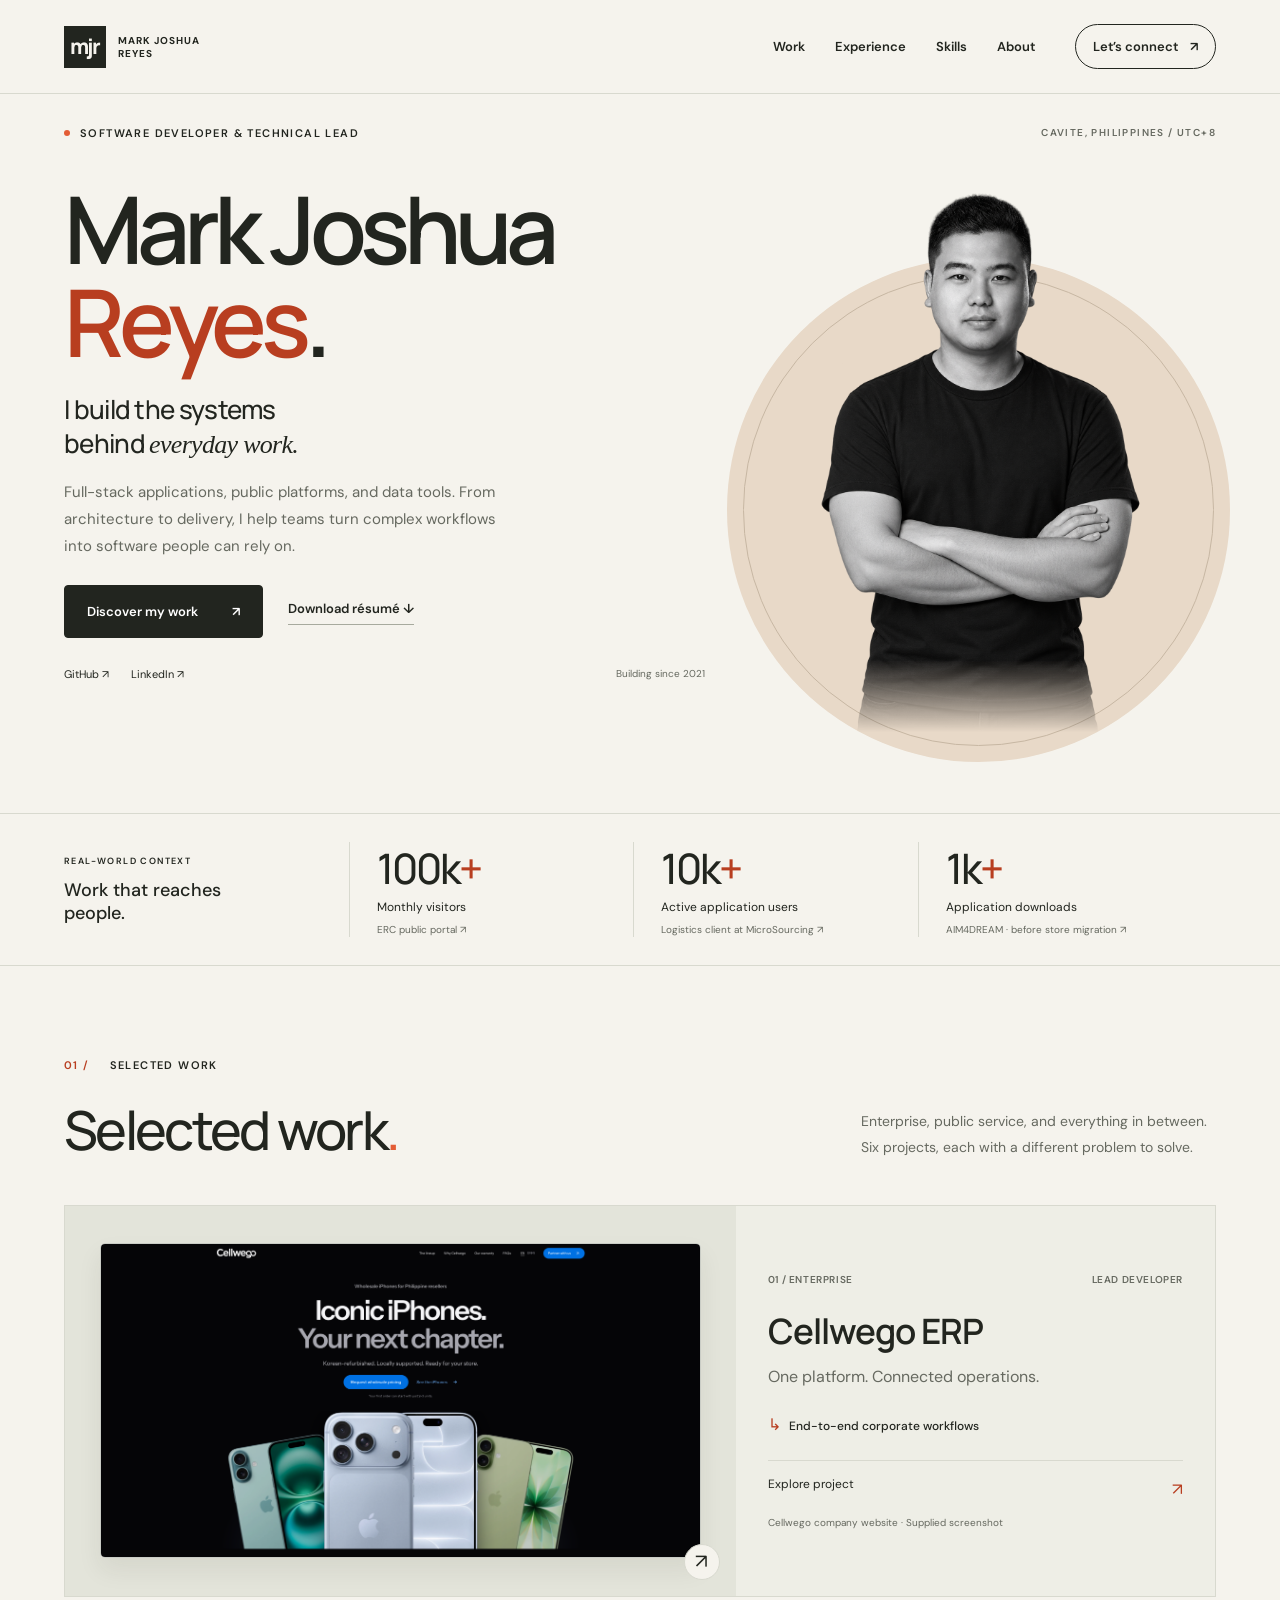
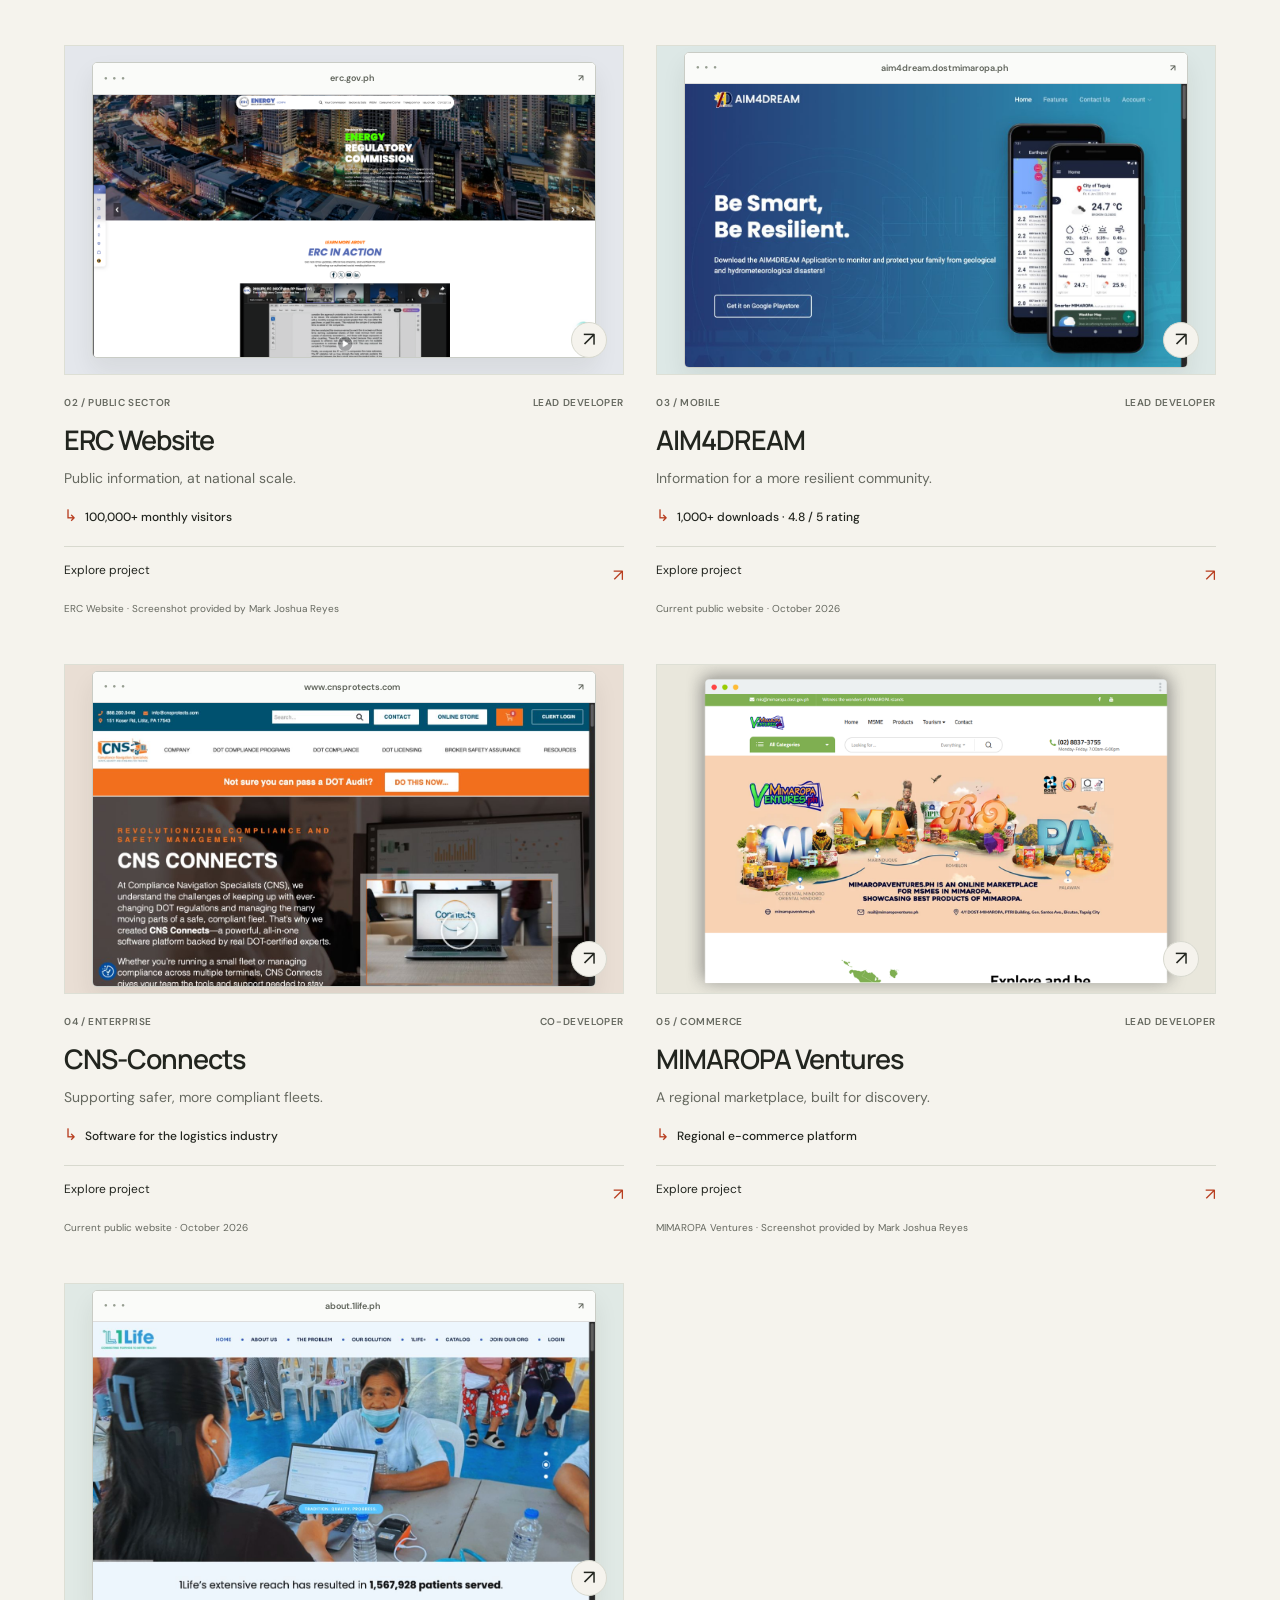
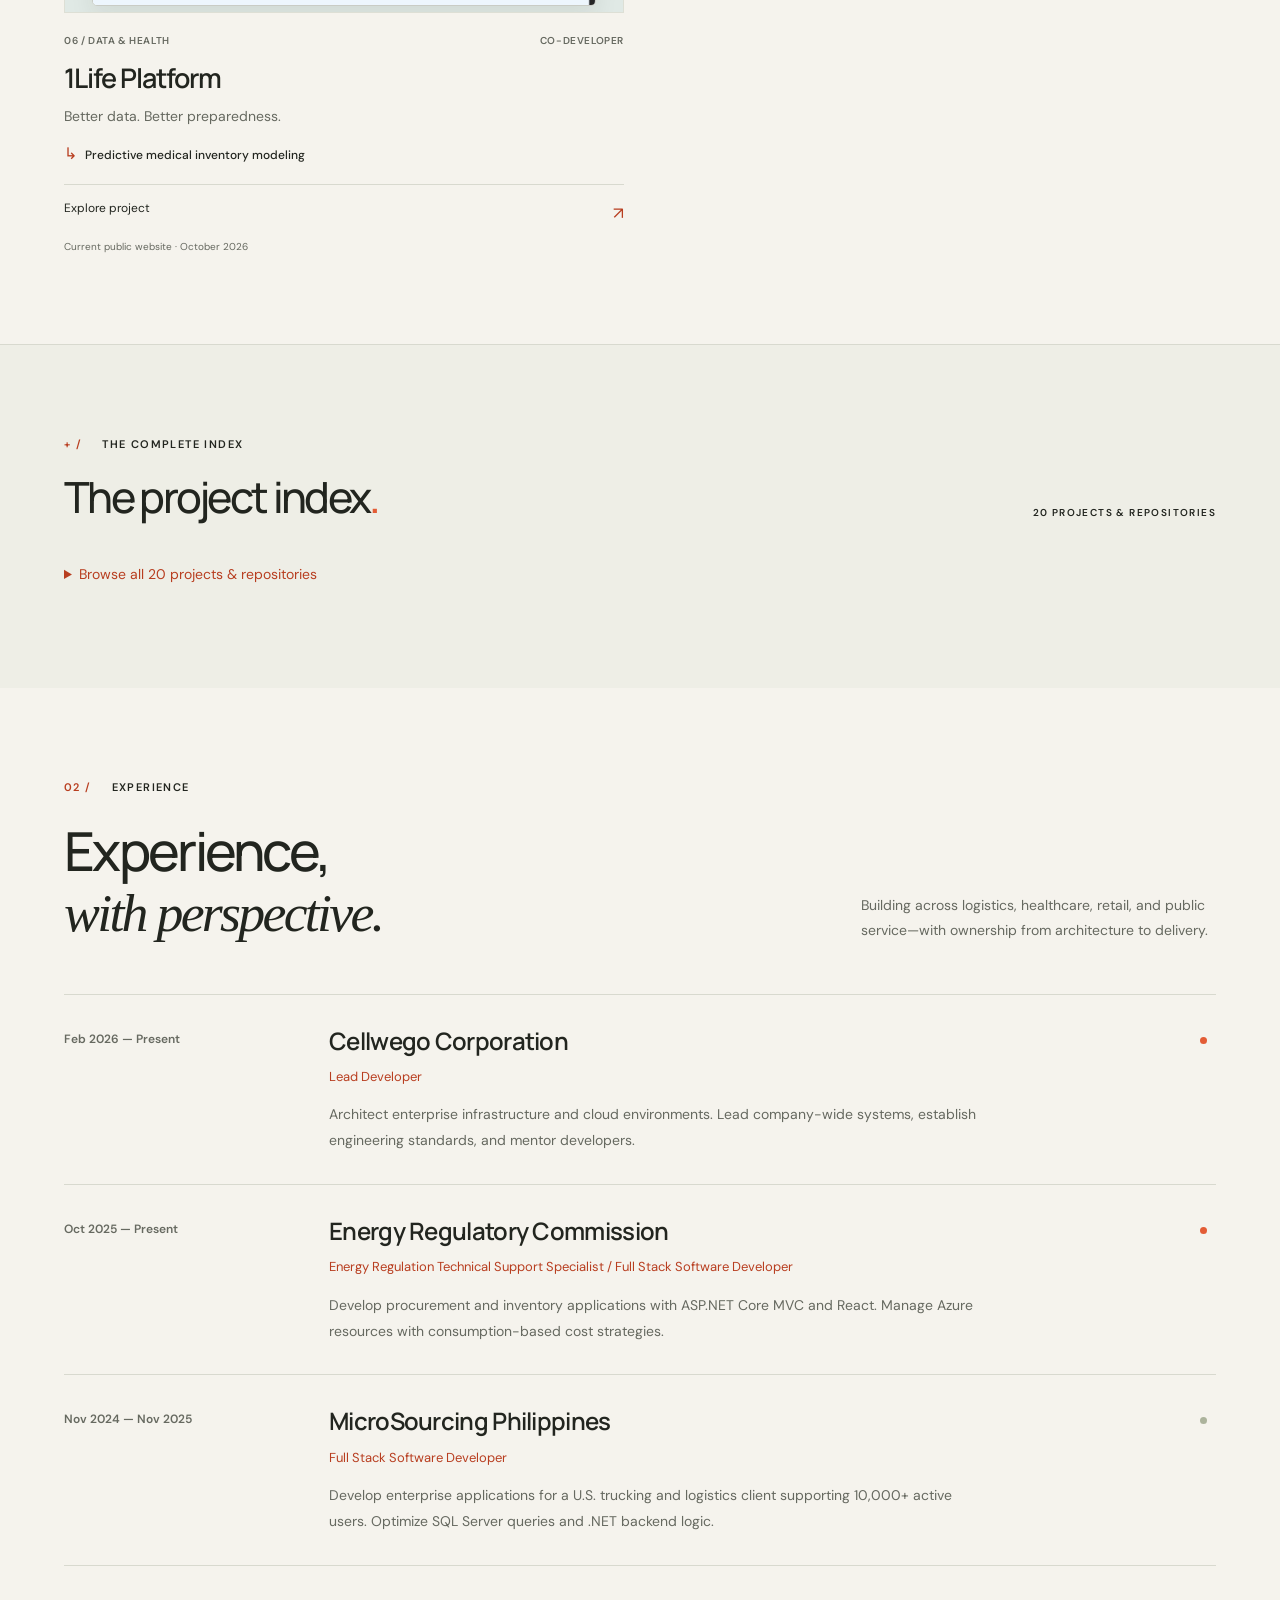
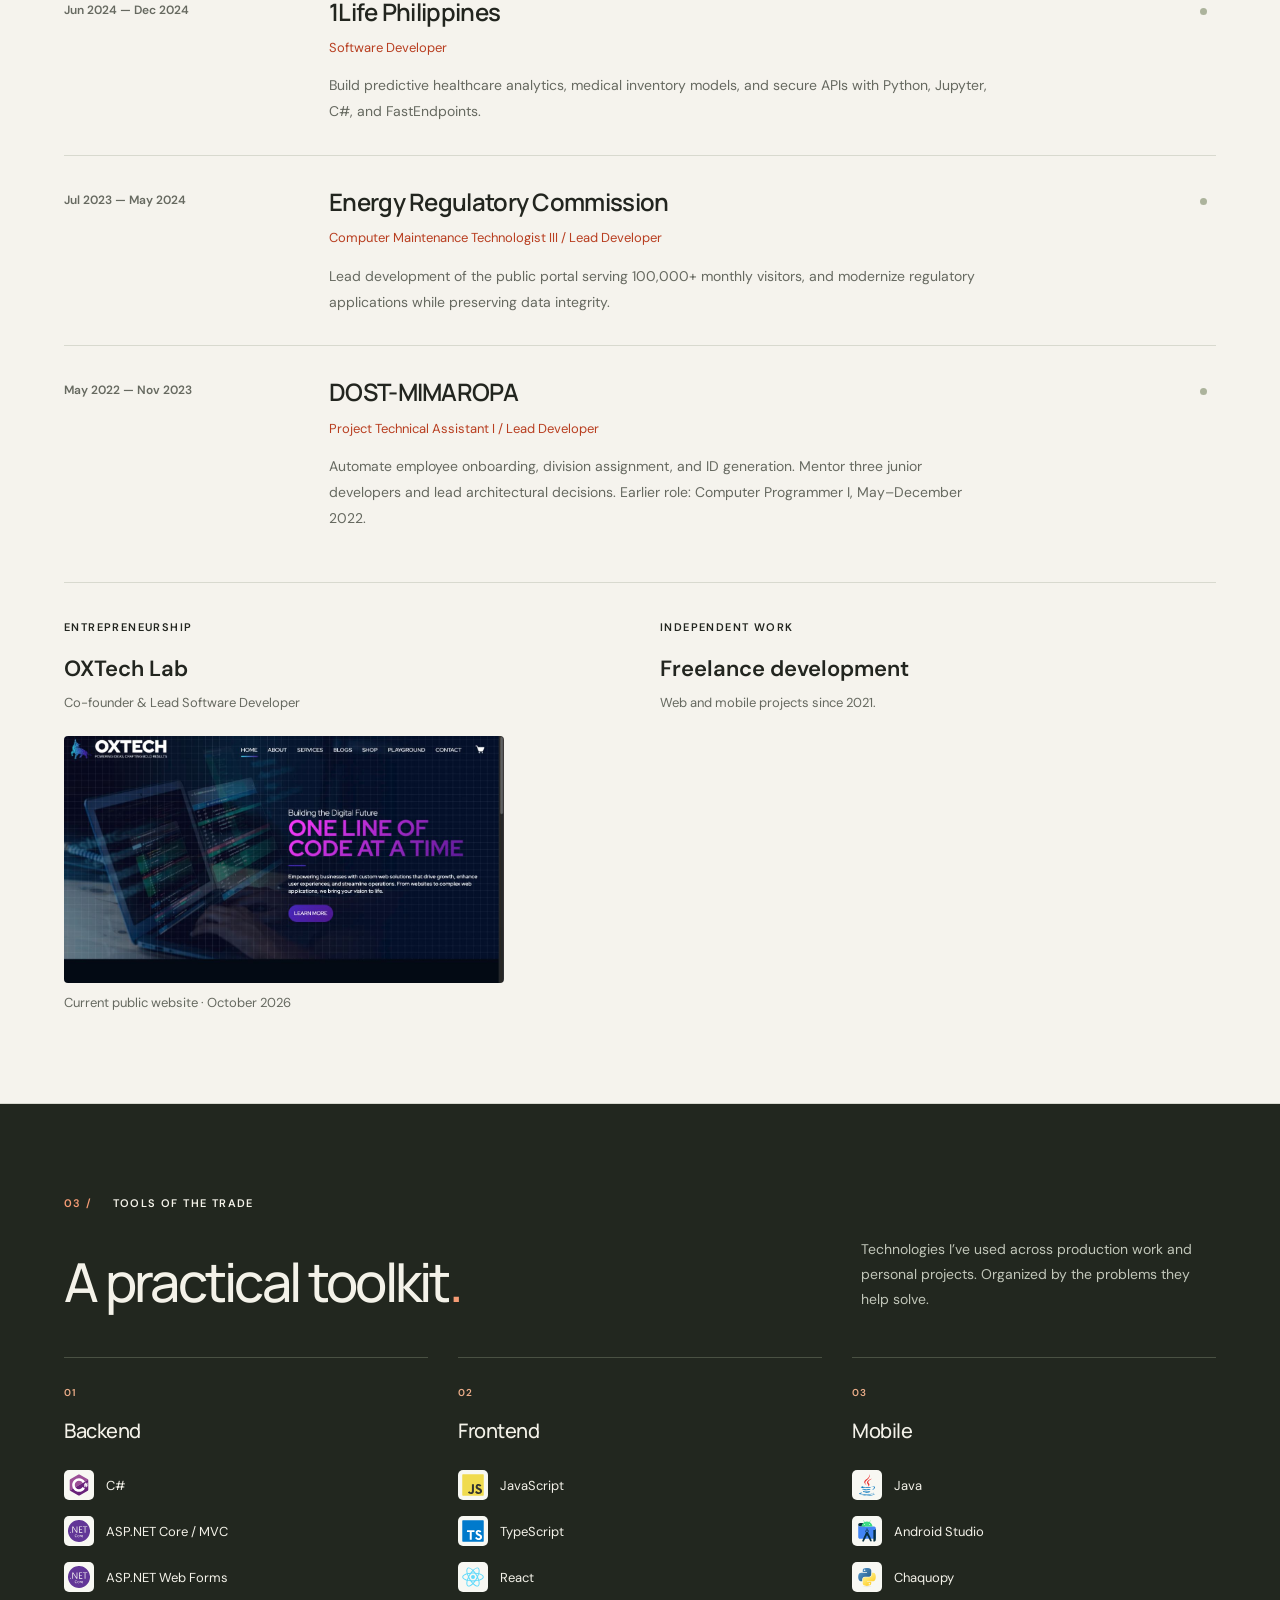
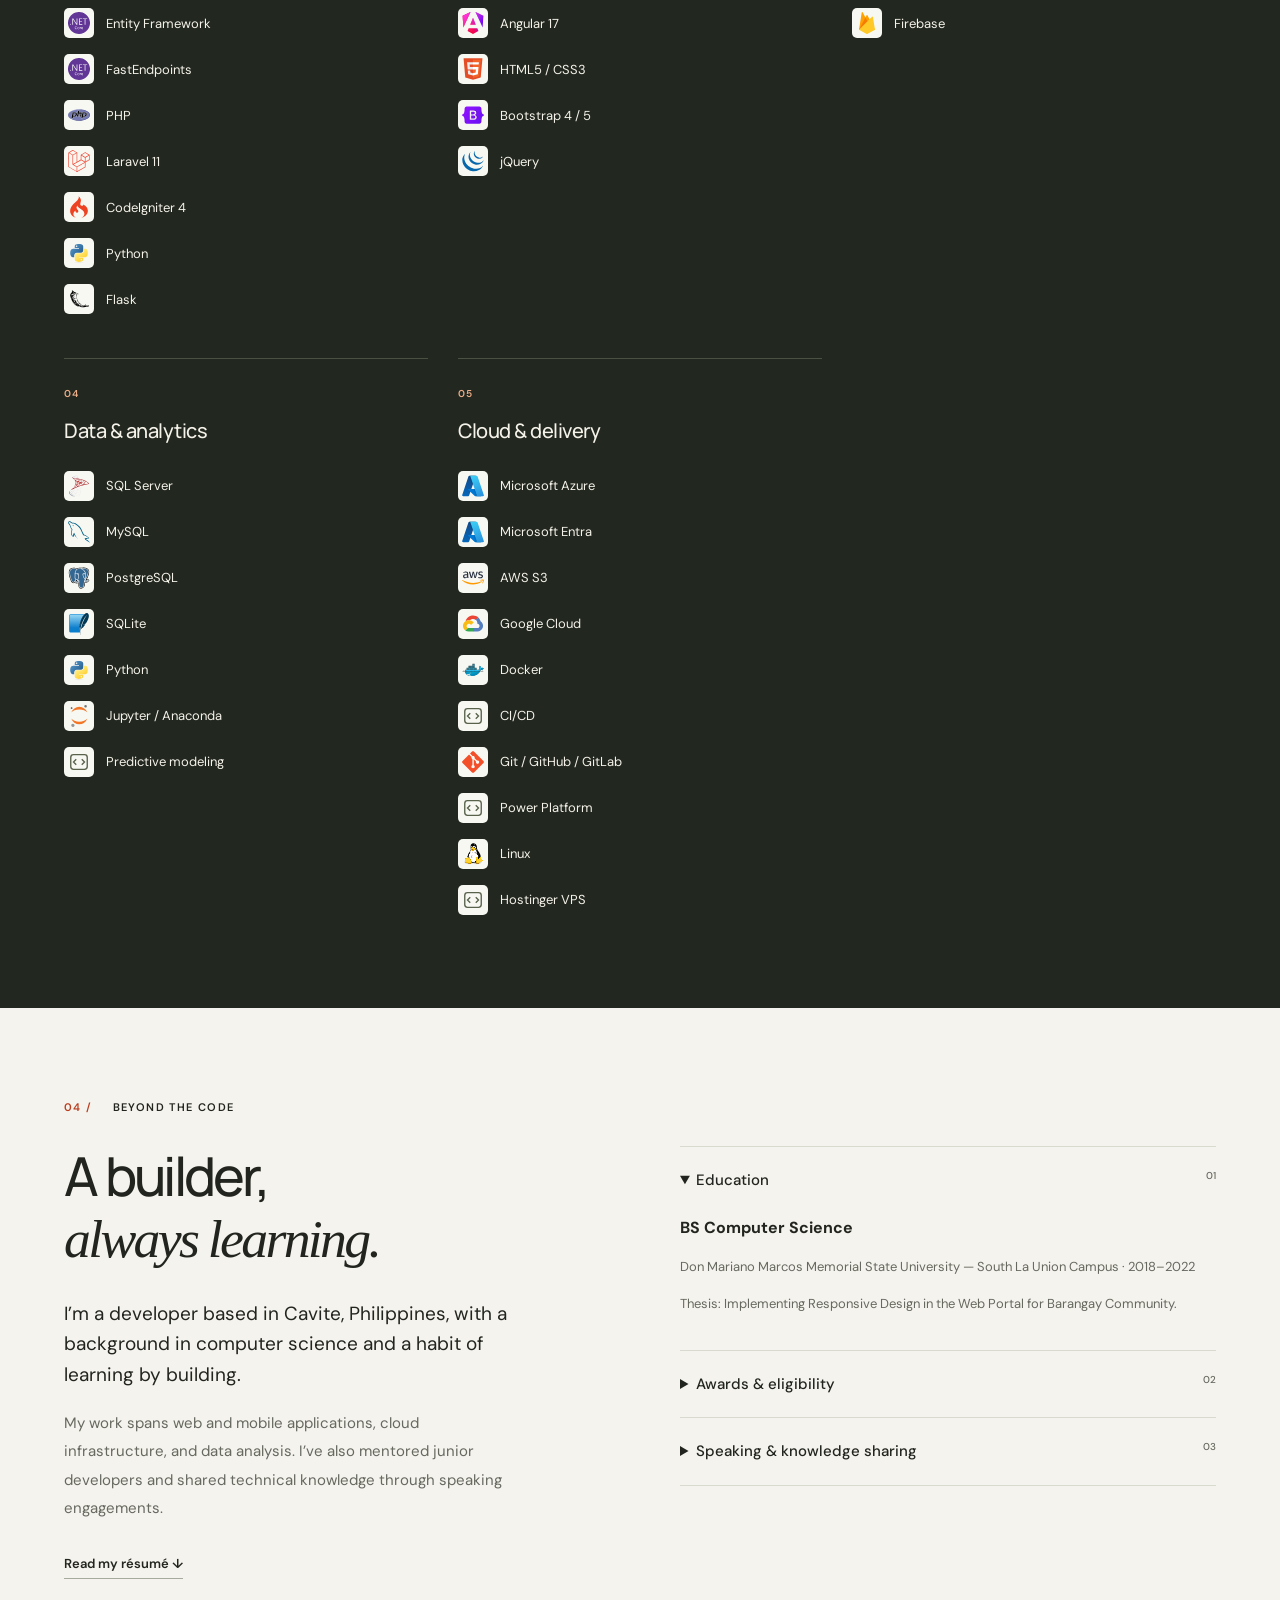
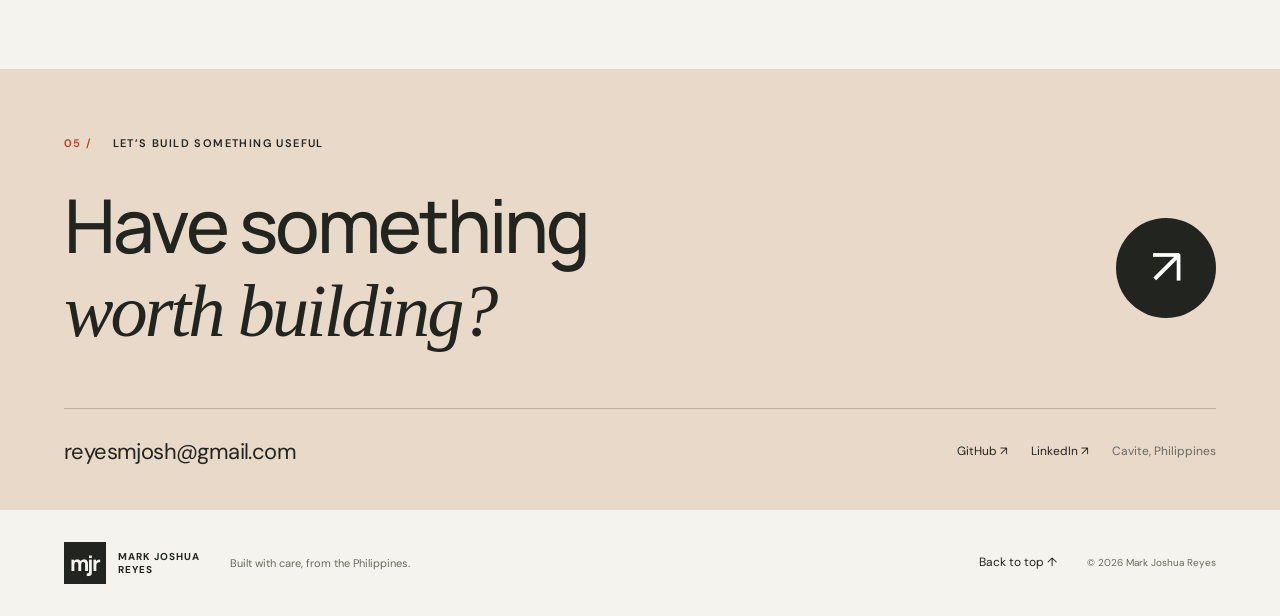
<file: index.html>
<!doctype html><html lang="en"><head><meta charset="utf-8"><meta name="viewport" content="width=device-width,initial-scale=1"><title>Mark Joshua Reyes — Full Stack Developer &amp; Technical Lead</title><meta name="description" content="Full stack developer and technical lead building enterprise applications, public platforms, and data-driven systems. Based in Cavite, Philippines."><meta property="og:title" content="Mark Joshua Reyes — Full Stack Developer &amp; Technical Lead"><meta property="og:description" content="Full stack developer and technical lead building enterprise applications, public platforms, and data-driven systems. Based in Cavite, Philippines."><meta property="og:type" content="website"><meta property="og:image" content="assets/social-card.jpg"><meta name="twitter:card" content="summary_large_image"><meta name="theme-color" content="#f5f3ed"><link rel="icon" href="assets/favicon.svg" type="image/svg+xml"><link rel="stylesheet" href="assets/style.css"><script defer src="assets/site.js"></script></head><body><a class="skip" href="#main">Skip to content</a><header class="header"><a class="wordmark" href="#" aria-label="Mark Joshua Reyes home"><span class="brand-symbol" aria-hidden="true">mjr</span><span class="brand-name">MARK JOSHUA<br>REYES</span></a><nav aria-label="Main navigation"><a href="#work">Work</a><a href="#experience">Experience</a><a href="#skills">Skills</a><a href="#about">About</a><a class="nav-contact" href="#contact">Let’s connect <span aria-hidden="true">↗</span></a></nav></header><main id="main"><section class="hero"><div class="hero-top"><span class="eyebrow"><i class="blue-dot"></i> SOFTWARE DEVELOPER & TECHNICAL LEAD</span><span class="location">CAVITE, PHILIPPINES / UTC+8</span></div><div class="hero-grid"><div class="hero-copy"><h1>Mark Joshua<br><span>Reyes<span class="name-dot">.</span></span></h1><p class="hero-intro">I build the systems<br>behind <em>everyday work.</em></p><p class="hero-description">Full-stack applications, public platforms, and data tools. From architecture to delivery, I help teams turn complex workflows into software people can rely on.</p><div class="hero-actions"><a class="button" href="#work">Discover my work <span aria-hidden="true">↗</span></a><a class="text-link" href="assets/mark-joshua-reyes-resume.pdf" download>Download résumé <span aria-hidden="true">↓</span></a></div><div class="hero-foot"><a href="https://github.com/reyesmjosh">GitHub ↗</a><a href="https://www.linkedin.com/in/reyesmjosh">LinkedIn ↗</a><span>Building since 2021</span></div></div><figure class="portrait"><span class="portrait-orbit" aria-hidden="true"></span><img src="assets/mark-reyes-extended.png" width="1024" height="1536" alt="Black and white portrait of Mark Joshua Reyes" fetchpriority="high"></figure></div></section><section class="impact-strip" aria-label="Selected impact"><div class="impact-intro"><span class="eyebrow">REAL-WORLD CONTEXT</span><p>Work that reaches<br>people.</p></div><a href="projects/erc.html"><strong>100k<span>+</span></strong><span>Monthly visitors</span><small>ERC public portal ↗</small></a><a href="#experience"><strong>10k<span>+</span></strong><span>Active application users</span><small>Logistics client at MicroSourcing ↗</small></a><a href="projects/aim4dream.html"><strong>1k<span>+</span></strong><span>Application downloads</span><small>AIM4DREAM · before store migration ↗</small></a></section><section id="work" class="section"><div class="eyebrow"><span>01 /</span> SELECTED WORK</div><div class="section-heading"><h2>Selected work<span class="heading-dot">.</span></h2><p>Enterprise, public service, and everything in between. Six projects, each with a different problem to solve.</p></div><div class="project-grid"><article class="project"><a class="project-cover cover-cellwego has-capture" href="projects/cellwego.html" aria-label="Explore Cellwego ERP"><div class="capture-window"><img src="assets/projects/cellwego.png" alt="Cellwego company website showcasing wholesale iPhones — screenshot provided by Mark Joshua Reyes" width="2524" height="1319" loading="lazy"></div><span class="project-open" aria-hidden="true">↗</span></a><div class="project-info"><div class="project-kicker"><span>01 / Enterprise</span><span>Lead Developer</span></div><h3><a href="projects/cellwego.html">Cellwego ERP</a></h3><p class="project-description">One platform. Connected operations.</p><p class="project-result"><span aria-hidden="true">↳</span> End-to-end corporate workflows</p><a class="case-link" href="projects/cellwego.html">Explore project <span aria-hidden="true">↗</span></a><p class="capture-caption">Cellwego company website · Supplied screenshot</p></div></article><article class="project"><a class="project-cover cover-erc has-capture" href="projects/erc.html" aria-label="Explore ERC Website"><div class="capture-window"><div class="capture-bar"><span aria-hidden="true">● ● ●</span><span>erc.gov.ph</span><span>↗</span></div><img src="assets/projects/erc.png" alt="ERC website screenshot provided by Mark Joshua Reyes" width="2533" height="1320" loading="lazy"></div><span class="project-open" aria-hidden="true">↗</span></a><div class="project-info"><div class="project-kicker"><span>02 / Public sector</span><span>Lead Developer</span></div><h3><a href="projects/erc.html">ERC Website</a></h3><p class="project-description">Public information, at national scale.</p><p class="project-result"><span aria-hidden="true">↳</span> 100,000+ monthly visitors</p><a class="case-link" href="projects/erc.html">Explore project <span aria-hidden="true">↗</span></a><p class="capture-caption">ERC Website · Screenshot provided by Mark Joshua Reyes</p></div></article><article class="project"><a class="project-cover cover-aim4dream has-capture" href="projects/aim4dream.html" aria-label="Explore AIM4DREAM"><div class="capture-window"><div class="capture-bar"><span aria-hidden="true">● ● ●</span><span>aim4dream.dostmimaropa.ph</span><span>↗</span></div><img src="assets/projects/aim4dream.jpg" alt="Current public AIM4DREAM website captured on 19 October 2026" width="1265" height="712" loading="lazy"></div><span class="project-open" aria-hidden="true">↗</span></a><div class="project-info"><div class="project-kicker"><span>03 / Mobile</span><span>Lead Developer</span></div><h3><a href="projects/aim4dream.html">AIM4DREAM</a></h3><p class="project-description">Information for a more resilient community.</p><p class="project-result"><span aria-hidden="true">↳</span> 1,000+ downloads · 4.8 / 5 rating</p><a class="case-link" href="projects/aim4dream.html">Explore project <span aria-hidden="true">↗</span></a><p class="capture-caption">Current public website · October 2026</p></div></article><article class="project"><a class="project-cover cover-cns-connects has-capture" href="projects/cns-connects.html" aria-label="Explore CNS-Connects"><div class="capture-window"><div class="capture-bar"><span aria-hidden="true">● ● ●</span><span>www.cnsprotects.com</span><span>↗</span></div><img src="assets/projects/cns-connects.jpg" alt="Current public CNS-Connects website captured on 19 October 2026" width="1265" height="712" loading="lazy"></div><span class="project-open" aria-hidden="true">↗</span></a><div class="project-info"><div class="project-kicker"><span>04 / Enterprise</span><span>Co-developer</span></div><h3><a href="projects/cns-connects.html">CNS-Connects</a></h3><p class="project-description">Supporting safer, more compliant fleets.</p><p class="project-result"><span aria-hidden="true">↳</span> Software for the logistics industry</p><a class="case-link" href="projects/cns-connects.html">Explore project <span aria-hidden="true">↗</span></a><p class="capture-caption">Current public website · October 2026</p></div></article><article class="project"><a class="project-cover cover-mimaropa-ventures has-capture" href="projects/mimaropa-ventures.html" aria-label="Explore MIMAROPA Ventures"><div class="supplied-capture"><img src="assets/projects/mimaropa-ventures.png" alt="MIMAROPA Ventures marketplace screenshot provided by Mark Joshua Reyes" width="1504" height="1018" loading="lazy"></div><span class="project-open" aria-hidden="true">↗</span></a><div class="project-info"><div class="project-kicker"><span>05 / Commerce</span><span>Lead Developer</span></div><h3><a href="projects/mimaropa-ventures.html">MIMAROPA Ventures</a></h3><p class="project-description">A regional marketplace, built for discovery.</p><p class="project-result"><span aria-hidden="true">↳</span> Regional e-commerce platform</p><a class="case-link" href="projects/mimaropa-ventures.html">Explore project <span aria-hidden="true">↗</span></a><p class="capture-caption">MIMAROPA Ventures · Screenshot provided by Mark Joshua Reyes</p></div></article><article class="project"><a class="project-cover cover-1life has-capture" href="projects/1life.html" aria-label="Explore 1Life Platform"><div class="capture-window"><div class="capture-bar"><span aria-hidden="true">● ● ●</span><span>about.1life.ph</span><span>↗</span></div><img src="assets/projects/1life.jpg" alt="Current public 1Life Platform website captured on 19 October 2026" width="1265" height="712" loading="lazy"></div><span class="project-open" aria-hidden="true">↗</span></a><div class="project-info"><div class="project-kicker"><span>06 / Data & health</span><span>Co-developer</span></div><h3><a href="projects/1life.html">1Life Platform</a></h3><p class="project-description">Better data. Better preparedness.</p><p class="project-result"><span aria-hidden="true">↳</span> Predictive medical inventory modeling</p><a class="case-link" href="projects/1life.html">Explore project <span aria-hidden="true">↗</span></a><p class="capture-caption">Current public website · October 2026</p></div></article></div></section><section class="archive section" aria-labelledby="archive-heading"><div class="archive-heading"><div><div class="eyebrow"><span>+ /</span> THE COMPLETE INDEX</div><h2 id="archive-heading">The project index<span class="heading-dot">.</span></h2></div><span class="mono">20 PROJECTS & REPOSITORIES</span></div><details class="archive-disclosure"><summary>Browse all 20 projects & repositories</summary><div class="archive-controls" hidden><label>Find a project<input id="project-search" type="search" placeholder="Search projects, technologies, roles…"></label><label>Category<select id="project-category"><option value="all">All categories</option><option>Commerce</option><option>Data &amp; health</option><option>Enterprise</option><option>Mobile</option><option>Open source</option><option>Public sector</option><option>Web</option></select></label><p id="result-count" role="status" aria-live="polite"></p></div><div id="archive-list"><article class="archive-row" data-category="Enterprise" data-search="cellwego erp enterprise lead developer"><span class="archive-number">01</span><h3><a href="projects/cellwego.html">Cellwego ERP <span aria-hidden="true">↗</span></a></h3><span class="archive-category">Enterprise</span><p>Lead Developer</p></article><article class="archive-row" data-category="Public sector" data-search="erc website public sector lead developer"><span class="archive-number">02</span><h3><a href="projects/erc.html">ERC Website <span aria-hidden="true">↗</span></a></h3><span class="archive-category">Public sector</span><p>Lead Developer</p></article><article class="archive-row" data-category="Mobile" data-search="aim4dream mobile lead developer"><span class="archive-number">03</span><h3><a href="projects/aim4dream.html">AIM4DREAM <span aria-hidden="true">↗</span></a></h3><span class="archive-category">Mobile</span><p>Lead Developer</p></article><article class="archive-row" data-category="Enterprise" data-search="cns-connects enterprise co-developer"><span class="archive-number">04</span><h3><a href="projects/cns-connects.html">CNS-Connects <span aria-hidden="true">↗</span></a></h3><span class="archive-category">Enterprise</span><p>Co-developer</p></article><article class="archive-row" data-category="Commerce" data-search="mimaropa ventures commerce lead developer"><span class="archive-number">05</span><h3><a href="projects/mimaropa-ventures.html">MIMAROPA Ventures <span aria-hidden="true">↗</span></a></h3><span class="archive-category">Commerce</span><p>Lead Developer</p></article><article class="archive-row" data-category="Data &amp; health" data-search="1life platform data &amp; health co-developer"><span class="archive-number">06</span><h3><a href="projects/1life.html">1Life Platform <span aria-hidden="true">↗</span></a></h3><span class="archive-category">Data &amp; health</span><p>Co-developer</p></article><article class="archive-row" data-category="Enterprise" data-search="oxtech lab enterprise co-founder &amp; lead software developer"><span class="archive-number">07</span><h3><a href="https://oxtechlab.com">OXTech Lab <span aria-hidden="true">↗</span></a></h3><span class="archive-category">Enterprise</span><p>Co-founder &amp; Lead Software Developer</p></article><article class="archive-row" data-category="Web" data-search="amm:porong web lead developer"><span class="archive-number">08</span><h3>AMM:Porong</h3><span class="archive-category">Web</span><p>Lead Developer</p><details class="archive-preview"><summary>View AMM:Porong screenshot</summary><figure><a href="assets/projects/ammporong.png" aria-label="Open full-size AMM:Porong screenshot"><img src="assets/projects/ammporong.png" alt="AI-assisted Porong fish analysis interface — screenshot provided by Mark Joshua Reyes" width="1504" height="1018" loading="lazy"></a><figcaption>AI-assisted Porong fish analysis interface · Supplied by Mark Joshua Reyes <a href="assets/projects/ammporong.png">Open full-size image ↗</a></figcaption></figure></details></article><article class="archive-row" data-category="Web" data-search="educate web lead developer"><span class="archive-number">09</span><h3>Educate</h3><span class="archive-category">Web</span><p>Lead Developer</p><details class="archive-preview"><summary>View Educate screenshot</summary><figure><a href="assets/projects/educate.png" aria-label="Open full-size Educate screenshot"><img src="assets/projects/educate.png" alt="School management dashboard with news, announcements, and academic resources — screenshot provided by Mark Joshua Reyes" width="1504" height="1018" loading="lazy"></a><figcaption>School management dashboard with news, announcements, and academic resources · Supplied by Mark Joshua Reyes <a href="assets/projects/educate.png">Open full-size image ↗</a></figcaption></figure></details></article><article class="archive-row" data-category="Web" data-search="dmmmsu-sluc ccs dms web lead developer"><span class="archive-number">10</span><h3>DMMMSU-SLUC CCS DMS</h3><span class="archive-category">Web</span><p>Lead Developer</p><details class="archive-preview"><summary>View DMMMSU-SLUC CCS DMS screenshot</summary><figure><a href="assets/projects/dms.png" aria-label="Open full-size DMMMSU-SLUC CCS DMS screenshot"><img src="assets/projects/dms.png" alt="Document management dashboard with reports and faculty attendance — screenshot provided by Mark Joshua Reyes" width="1504" height="1018" loading="lazy"></a><figcaption>Document management dashboard with reports and faculty attendance · Supplied by Mark Joshua Reyes <a href="assets/projects/dms.png">Open full-size image ↗</a></figcaption></figure></details></article><article class="archive-row" data-category="Web" data-search="e-compendium of thesis abstract web lead developer"><span class="archive-number">11</span><h3>e-Compendium of Thesis Abstract</h3><span class="archive-category">Web</span><p>Lead Developer</p><details class="archive-preview"><summary>View e-Compendium of Thesis Abstract screenshot</summary><figure><a href="assets/projects/ecta.png" aria-label="Open full-size e-Compendium of Thesis Abstract screenshot"><img src="assets/projects/ecta.png" alt="CCS thesis manuscript search homepage — screenshot provided by Mark Joshua Reyes" width="1504" height="1018" loading="lazy"></a><figcaption>CCS thesis manuscript search homepage · Supplied by Mark Joshua Reyes <a href="assets/projects/ecta.png">Open full-size image ↗</a></figcaption></figure></details></article><article class="archive-row" data-category="Commerce" data-search="pa-mine commerce lead developer"><span class="archive-number">12</span><h3>Pa-Mine</h3><span class="archive-category">Commerce</span><p>Lead Developer</p><details class="archive-preview"><summary>View Pa-Mine screenshot</summary><figure><a href="assets/projects/pamine.png" aria-label="Open full-size Pa-Mine screenshot"><img src="assets/projects/pamine.png" alt="Facebook live selling platform landing page — screenshot provided by Mark Joshua Reyes" width="1504" height="1018" loading="lazy"></a><figcaption>Facebook live selling platform landing page · Supplied by Mark Joshua Reyes <a href="assets/projects/pamine.png">Open full-size image ↗</a></figcaption></figure></details></article><article class="archive-row" data-category="Public sector" data-search="dost-mimaropa management system public sector lead developer"><span class="archive-number">13</span><h3>DOST-MIMAROPA Management System</h3><span class="archive-category">Public sector</span><p>Lead Developer</p></article><article class="archive-row" data-category="Public sector" data-search="funds public sector lead developer"><span class="archive-number">14</span><h3>FUNDS</h3><span class="archive-category">Public sector</span><p>Lead Developer</p></article><article class="archive-row" data-category="Commerce" data-search="hija’s eternitea commerce lead developer"><span class="archive-number">15</span><h3>Hija’s Eternitea</h3><span class="archive-category">Commerce</span><p>Lead Developer</p><details class="archive-preview"><summary>View Hija’s Eternitea screenshot</summary><figure><a href="assets/projects/hijaseternitea.png" aria-label="Open full-size Hija’s Eternitea screenshot"><img src="assets/projects/hijaseternitea.png" alt="Milk tea storefront with product search and shopping cart — screenshot provided by Mark Joshua Reyes" width="1504" height="1018" loading="lazy"></a><figcaption>Milk tea storefront with product search and shopping cart · Supplied by Mark Joshua Reyes <a href="assets/projects/hijaseternitea.png">Open full-size image ↗</a></figcaption></figure></details></article><article class="archive-row" data-category="Public sector" data-search="barangay portal public sector lead developer · award-winning thesis"><span class="archive-number">16</span><h3>Barangay Portal</h3><span class="archive-category">Public sector</span><p>Lead Developer · Award-winning thesis</p></article><article class="archive-row" data-category="Open source" data-search="android-pycom open source python compiler on android · java / chaquopy"><span class="archive-number">17</span><h3><a href="https://github.com/reyesmjosh/Android-PyCom">Android-PyCom <span aria-hidden="true">↗</span></a></h3><span class="archive-category">Open source</span><p>Python compiler on Android · Java / Chaquopy</p></article><article class="archive-row" data-category="Open source" data-search="binatext open source text ↔ binary conversion · java / chaquopy"><span class="archive-number">18</span><h3><a href="https://github.com/reyesmjosh/BinaText">BinaText <span aria-hidden="true">↗</span></a></h3><span class="archive-category">Open source</span><p>Text ↔ binary conversion · Java / Chaquopy</p></article><article class="archive-row" data-category="Open source" data-search="bluetooth-chat open source peer-to-peer bluetooth chat · android / java"><span class="archive-number">19</span><h3><a href="https://github.com/reyesmjosh/Bluetooth-Chat">Bluetooth-Chat <span aria-hidden="true">↗</span></a></h3><span class="archive-category">Open source</span><p>Peer-to-peer Bluetooth chat · Android / Java</p></article><article class="archive-row" data-category="Open source" data-search="theft-detection open source fork · upstream ai / computer vision project"><span class="archive-number">20</span><h3><a href="https://github.com/reyesmjosh/Theft-Detection">Theft-Detection <span aria-hidden="true">↗</span></a></h3><span class="archive-category">Open source</span><p>Fork · Upstream AI / computer vision project</p></article></div><p id="empty-results" hidden>No projects match. Try another keyword or category.</p><p class="small-note">Professional projects and personal code, together. Repository links open on GitHub; forks are labeled explicitly.</p></details></section><section id="experience" class="section experience"><div class="eyebrow"><span>02 /</span> EXPERIENCE</div><div class="section-heading"><h2>Experience,<br><span class="serif">with perspective.</span></h2><p>Building across logistics, healthcare, retail, and public service—with ownership from architecture to delivery.</p></div><div class="timeline"><article class="timeline-row"><p class="mono">Feb 2026 — Present</p><div><h3>Cellwego Corporation</h3><span class="role">Lead Developer</span><p>Architect enterprise infrastructure and cloud environments. Lead company-wide systems, establish engineering standards, and mentor developers.</p></div><span class="timeline-dot" aria-hidden="true"></span></article><article class="timeline-row"><p class="mono">Oct 2025 — Present</p><div><h3>Energy Regulatory Commission</h3><span class="role">Energy Regulation Technical Support Specialist / Full Stack Software Developer</span><p>Develop procurement and inventory applications with ASP.NET Core MVC and React. Manage Azure resources with consumption-based cost strategies.</p></div><span class="timeline-dot" aria-hidden="true"></span></article><article class="timeline-row"><p class="mono">Nov 2024 — Nov 2025</p><div><h3>MicroSourcing Philippines</h3><span class="role">Full Stack Software Developer</span><p>Develop enterprise applications for a U.S. trucking and logistics client supporting 10,000+ active users. Optimize SQL Server queries and .NET backend logic.</p></div><span class="timeline-dot" aria-hidden="true"></span></article><article class="timeline-row"><p class="mono">Jun 2024 — Dec 2024</p><div><h3>1Life Philippines</h3><span class="role">Software Developer</span><p>Build predictive healthcare analytics, medical inventory models, and secure APIs with Python, Jupyter, C#, and FastEndpoints.</p></div><span class="timeline-dot" aria-hidden="true"></span></article><article class="timeline-row"><p class="mono">Jul 2023 — May 2024</p><div><h3>Energy Regulatory Commission</h3><span class="role">Computer Maintenance Technologist III / Lead Developer</span><p>Lead development of the public portal serving 100,000+ monthly visitors, and modernize regulatory applications while preserving data integrity.</p></div><span class="timeline-dot" aria-hidden="true"></span></article><article class="timeline-row"><p class="mono">May 2022 — Nov 2023</p><div><h3>DOST-MIMAROPA</h3><span class="role">Project Technical Assistant I / Lead Developer</span><p>Automate employee onboarding, division assignment, and ID generation. Mentor three junior developers and lead architectural decisions. Earlier role: Computer Programmer I, May–December 2022.</p></div><span class="timeline-dot" aria-hidden="true"></span></article></div><div class="additional-roles"><article><span class="eyebrow">ENTREPRENEURSHIP</span><h3>OXTech Lab</h3><p>Co-founder & Lead Software Developer</p><a class="oxtech-capture" href="https://oxtechlab.com" aria-label="Visit OXTech Lab"><img src="assets/projects/oxtech.jpg" width="1280" height="720" loading="lazy" alt="Current OXTech Lab homepage captured on 19 October 2026"></a><p class="capture-caption">Current public website · October 2026</p></article><article><span class="eyebrow">INDEPENDENT WORK</span><h3>Freelance development</h3><p>Web and mobile projects since 2021.</p></article></div></section><section id="skills" class="section"><div class="eyebrow"><span>03 /</span> TOOLS OF THE TRADE</div><div class="section-heading"><h2>A practical toolkit<span class="heading-dot">.</span></h2><p>Technologies I’ve used across production work and personal projects. Organized by the problems they help solve.</p></div><div class="skills-grid"><article class="skill-group"><span class="mono">01</span><h3>Backend</h3><ul><li><img src="assets/icons/csharp.svg" width="24" height="24" alt="" aria-hidden="true" loading="lazy"><span>C#</span></li><li><img src="assets/icons/dotnetcore.svg" width="24" height="24" alt="" aria-hidden="true" loading="lazy"><span>ASP.NET Core / MVC</span></li><li><img src="assets/icons/dotnetcore.svg" width="24" height="24" alt="" aria-hidden="true" loading="lazy"><span>ASP.NET Web Forms</span></li><li><img src="assets/icons/dotnetcore.svg" width="24" height="24" alt="" aria-hidden="true" loading="lazy"><span>Entity Framework</span></li><li><img src="assets/icons/dotnetcore.svg" width="24" height="24" alt="" aria-hidden="true" loading="lazy"><span>FastEndpoints</span></li><li><img src="assets/icons/php.svg" width="24" height="24" alt="" aria-hidden="true" loading="lazy"><span>PHP</span></li><li><img src="assets/icons/laravel.svg" width="24" height="24" alt="" aria-hidden="true" loading="lazy"><span>Laravel 11</span></li><li><img src="assets/icons/codeigniter.svg" width="24" height="24" alt="" aria-hidden="true" loading="lazy"><span>CodeIgniter 4</span></li><li><img src="assets/icons/python.svg" width="24" height="24" alt="" aria-hidden="true" loading="lazy"><span>Python</span></li><li><img src="assets/icons/flask.svg" width="24" height="24" alt="" aria-hidden="true" loading="lazy"><span>Flask</span></li></ul></article><article class="skill-group"><span class="mono">02</span><h3>Frontend</h3><ul><li><img src="assets/icons/javascript.svg" width="24" height="24" alt="" aria-hidden="true" loading="lazy"><span>JavaScript</span></li><li><img src="assets/icons/typescript.svg" width="24" height="24" alt="" aria-hidden="true" loading="lazy"><span>TypeScript</span></li><li><img src="assets/icons/react.svg" width="24" height="24" alt="" aria-hidden="true" loading="lazy"><span>React</span></li><li><img src="assets/icons/angular.svg" width="24" height="24" alt="" aria-hidden="true" loading="lazy"><span>Angular 17</span></li><li><img src="assets/icons/html5.svg" width="24" height="24" alt="" aria-hidden="true" loading="lazy"><span>HTML5 / CSS3</span></li><li><img src="assets/icons/bootstrap.svg" width="24" height="24" alt="" aria-hidden="true" loading="lazy"><span>Bootstrap 4 / 5</span></li><li><img src="assets/icons/jquery.svg" width="24" height="24" alt="" aria-hidden="true" loading="lazy"><span>jQuery</span></li></ul></article><article class="skill-group"><span class="mono">03</span><h3>Mobile</h3><ul><li><img src="assets/icons/java.svg" width="24" height="24" alt="" aria-hidden="true" loading="lazy"><span>Java</span></li><li><img src="assets/icons/androidstudio.svg" width="24" height="24" alt="" aria-hidden="true" loading="lazy"><span>Android Studio</span></li><li><img src="assets/icons/python.svg" width="24" height="24" alt="" aria-hidden="true" loading="lazy"><span>Chaquopy</span></li><li><img src="assets/icons/firebase.svg" width="24" height="24" alt="" aria-hidden="true" loading="lazy"><span>Firebase</span></li></ul></article><article class="skill-group"><span class="mono">04</span><h3>Data & analytics</h3><ul><li><img src="assets/icons/microsoftsqlserver.svg" width="24" height="24" alt="" aria-hidden="true" loading="lazy"><span>SQL Server</span></li><li><img src="assets/icons/mysql.svg" width="24" height="24" alt="" aria-hidden="true" loading="lazy"><span>MySQL</span></li><li><img src="assets/icons/postgresql.svg" width="24" height="24" alt="" aria-hidden="true" loading="lazy"><span>PostgreSQL</span></li><li><img src="assets/icons/sqlite.svg" width="24" height="24" alt="" aria-hidden="true" loading="lazy"><span>SQLite</span></li><li><img src="assets/icons/python.svg" width="24" height="24" alt="" aria-hidden="true" loading="lazy"><span>Python</span></li><li><img src="assets/icons/jupyter.svg" width="24" height="24" alt="" aria-hidden="true" loading="lazy"><span>Jupyter / Anaconda</span></li><li><svg class="tool-icon" width="24" height="24" viewBox="0 0 24 24" fill="none" stroke="currentColor" stroke-width="1.5" aria-hidden="true"><rect x="3" y="4" width="18" height="16" rx="3"/><path d="m9 9-3 3 3 3m6-6 3 3-3 3"/></svg><span>Predictive modeling</span></li></ul></article><article class="skill-group"><span class="mono">05</span><h3>Cloud & delivery</h3><ul><li><img src="assets/icons/azure.svg" width="24" height="24" alt="" aria-hidden="true" loading="lazy"><span>Microsoft Azure</span></li><li><img src="assets/icons/azure.svg" width="24" height="24" alt="" aria-hidden="true" loading="lazy"><span>Microsoft Entra</span></li><li><img src="assets/icons/amazonwebservices.svg" width="24" height="24" alt="" aria-hidden="true" loading="lazy"><span>AWS S3</span></li><li><img src="assets/icons/googlecloud.svg" width="24" height="24" alt="" aria-hidden="true" loading="lazy"><span>Google Cloud</span></li><li><img src="assets/icons/docker.svg" width="24" height="24" alt="" aria-hidden="true" loading="lazy"><span>Docker</span></li><li><svg class="tool-icon" width="24" height="24" viewBox="0 0 24 24" fill="none" stroke="currentColor" stroke-width="1.5" aria-hidden="true"><rect x="3" y="4" width="18" height="16" rx="3"/><path d="m9 9-3 3 3 3m6-6 3 3-3 3"/></svg><span>CI/CD</span></li><li><img src="assets/icons/git.svg" width="24" height="24" alt="" aria-hidden="true" loading="lazy"><span>Git / GitHub / GitLab</span></li><li><svg class="tool-icon" width="24" height="24" viewBox="0 0 24 24" fill="none" stroke="currentColor" stroke-width="1.5" aria-hidden="true"><rect x="3" y="4" width="18" height="16" rx="3"/><path d="m9 9-3 3 3 3m6-6 3 3-3 3"/></svg><span>Power Platform</span></li><li><img src="assets/icons/linux.svg" width="24" height="24" alt="" aria-hidden="true" loading="lazy"><span>Linux</span></li><li><svg class="tool-icon" width="24" height="24" viewBox="0 0 24 24" fill="none" stroke="currentColor" stroke-width="1.5" aria-hidden="true"><rect x="3" y="4" width="18" height="16" rx="3"/><path d="m9 9-3 3 3 3m6-6 3 3-3 3"/></svg><span>Hostinger VPS</span></li></ul></article></div></section><section id="about" class="section about"><div class="eyebrow"><span>04 /</span> BEYOND THE CODE</div><div class="about-grid"><div><h2>A builder,<br><span class="serif">always learning.</span></h2><p class="about-lead">I’m a developer based in Cavite, Philippines, with a background in computer science and a habit of learning by building.</p><p>My work spans web and mobile applications, cloud infrastructure, and data analysis. I’ve also mentored junior developers and shared technical knowledge through speaking engagements.</p><a class="text-link" href="assets/mark-joshua-reyes-resume.pdf" download>Read my résumé ↓</a></div><div class="background"><details open><summary>Education <span>01</span></summary><h3>BS Computer Science</h3><p>Don Mariano Marcos Memorial State University — South La Union Campus · 2018–2022</p><p>Thesis: Implementing Responsive Design in the Web Portal for Barangay Community.</p></details><details><summary>Awards & eligibility <span>02</span></summary><ul><li>Civil Service Professional Eligibility · 2024</li><li>Best College of Computer Science Thesis, DMMMSU-SLUC · 2022</li><li>University-Wide Best Undergraduate Thesis, Technical Category—Product Development · 2022</li><li>Programming Philippines “Battle of Calcus” — 5th Place · 2020</li></ul></details><details><summary>Speaking & knowledge sharing <span>03</span></summary><ul><li>Distinguished Speaker — TourLISTA Capacity Building Workshop for DOT Regional Offices · 2023</li><li>Resource Speaker — NDRM Disaster Rehabilitation and Recovery Webinar · 2023</li></ul></details></div></div></section><section id="contact" class="contact section"><div class="eyebrow"><span>05 /</span> LET’S BUILD SOMETHING USEFUL</div><div class="contact-heading"><h2>Have something<br><span class="serif">worth building?</span></h2><a class="contact-arrow" href="mailto:reyesmjosh@gmail.com" aria-label="Email Mark Joshua Reyes">↗</a></div><div class="contact-bottom"><a class="email" href="mailto:reyesmjosh@gmail.com">reyesmjosh@gmail.com</a><div><a href="https://github.com/reyesmjosh">GitHub ↗</a><a href="https://www.linkedin.com/in/reyesmjosh">LinkedIn ↗</a><span>Cavite, Philippines</span></div></div></section></main><footer><a class="wordmark" href="index.html"><span class="brand-symbol" aria-hidden="true">mjr</span><span class="brand-name">MARK JOSHUA<br>REYES</span></a><p>Built with care, from the Philippines.</p><a href="#main">Back to top ↑</a><span>© 2026 Mark Joshua Reyes</span></footer></body></html>
</file>
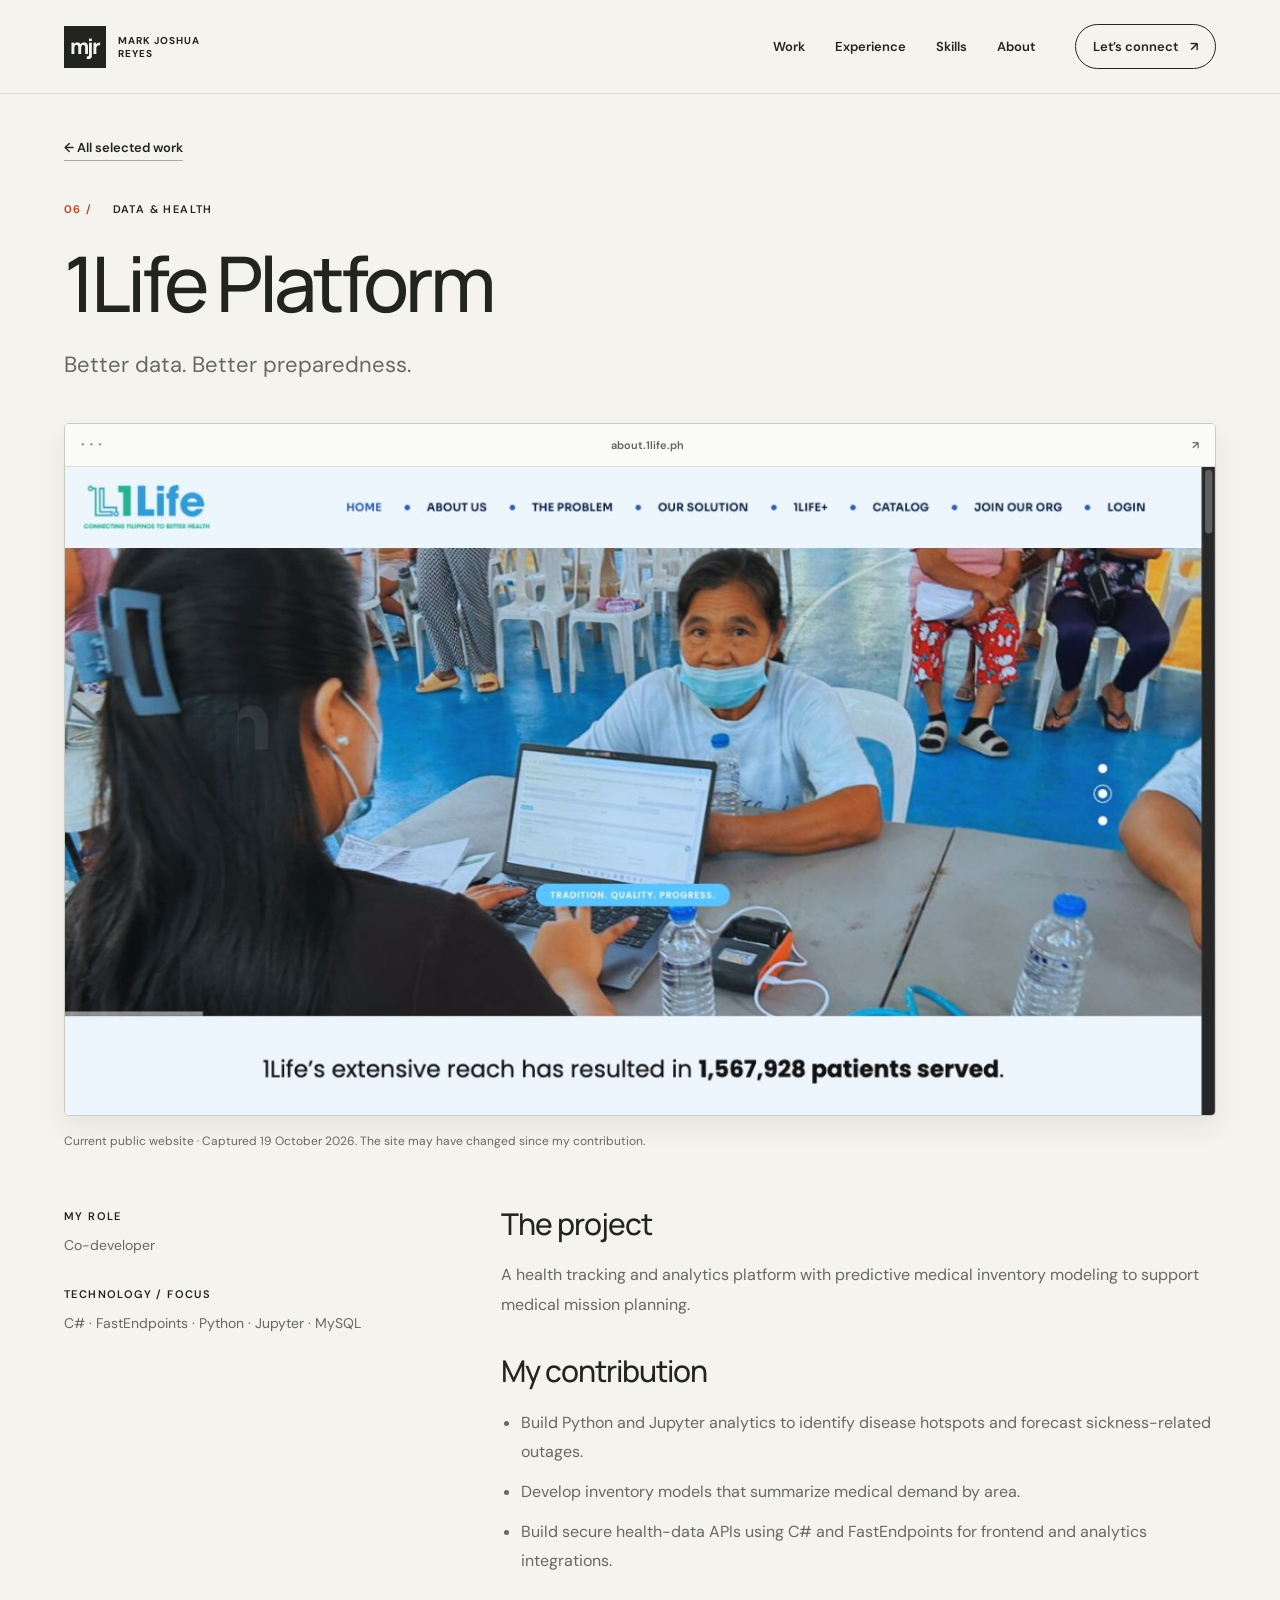
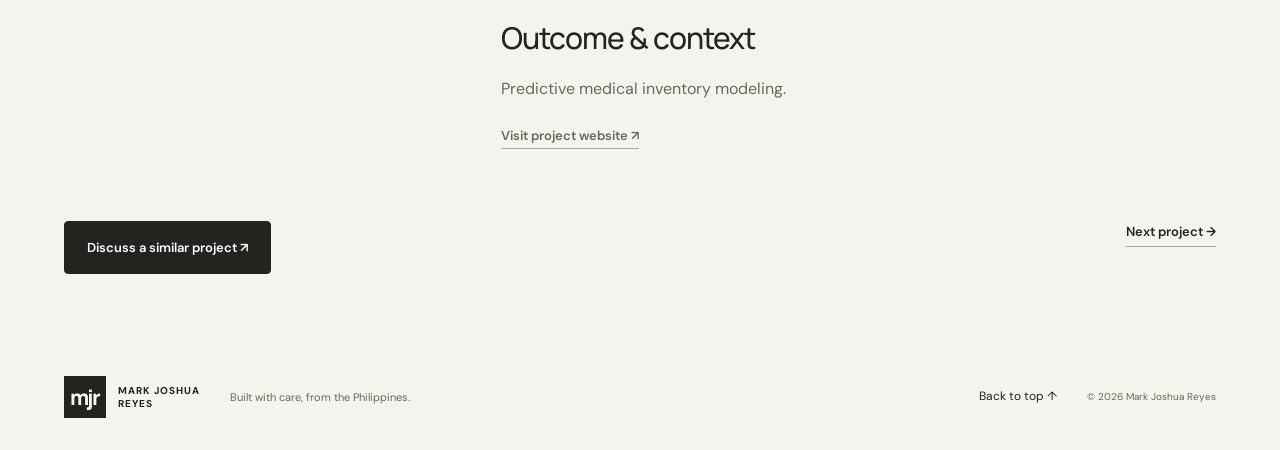
<file: projects/1life.html>
<!doctype html><html lang="en"><head><meta charset="utf-8"><meta name="viewport" content="width=device-width,initial-scale=1"><title>1Life Platform — Mark Joshua Reyes</title><meta name="description" content="A health tracking and analytics platform with predictive medical inventory modeling to support medical mission planning."><meta property="og:title" content="1Life Platform — Mark Joshua Reyes"><meta property="og:description" content="A health tracking and analytics platform with predictive medical inventory modeling to support medical mission planning."><meta property="og:type" content="website"><meta property="og:image" content="../assets/social-card.jpg"><meta name="twitter:card" content="summary_large_image"><meta name="theme-color" content="#f5f3ed"><link rel="icon" href="../assets/favicon.svg" type="image/svg+xml"><link rel="stylesheet" href="../assets/style.css"><script defer src="../assets/site.js"></script></head><body><a class="skip" href="#main">Skip to content</a><header class="header"><a class="wordmark" href="../index.html" aria-label="Mark Joshua Reyes home"><span class="brand-symbol" aria-hidden="true">mjr</span><span class="brand-name">MARK JOSHUA<br>REYES</span></a><nav aria-label="Main navigation"><a href="../index.html#work">Work</a><a href="../index.html#experience">Experience</a><a href="../index.html#skills">Skills</a><a href="../index.html#about">About</a><a class="nav-contact" href="../index.html#contact">Let’s connect <span aria-hidden="true">↗</span></a></nav></header><main id="main" class="detail"><a class="text-link" href="../index.html#work">← All selected work</a><div class="detail-title"><div class="eyebrow"><span>06 /</span> DATA & HEALTH</div><h1>1Life Platform</h1><p>Better data. Better preparedness.</p></div><figure class="detail-capture"><div class="capture-window"><div class="capture-bar"><span aria-hidden="true">● ● ●</span><span>about.1life.ph</span><span>↗</span></div><img src="../assets/projects/1life.jpg" alt="Current public 1Life Platform website captured on 19 October 2026" width="1265" height="712" loading="lazy"></div><figcaption>Current public website · Captured 19 October 2026. The site may have changed since my contribution.</figcaption></figure><div class="detail-body"><aside><span class="eyebrow">MY ROLE</span><p>Co-developer</p><span class="eyebrow">TECHNOLOGY / FOCUS</span><p>C# · FastEndpoints · Python · Jupyter · MySQL</p></aside><div><h2>The project</h2><p>A health tracking and analytics platform with predictive medical inventory modeling to support medical mission planning.</p><h2>My contribution</h2><ul><li>Build Python and Jupyter analytics to identify disease hotspots and forecast sickness-related outages.</li><li>Develop inventory models that summarize medical demand by area.</li><li>Build secure health-data APIs using C# and FastEndpoints for frontend and analytics integrations.</li></ul><h2>Outcome & context</h2><p>Predictive medical inventory modeling.</p><p><a class="text-link" href="https://about.1life.ph/">Visit project website ↗</a></p></div></div><a class="button" href="mailto:reyesmjosh@gmail.com">Discuss a similar project ↗</a><a class="next-project text-link" href="cellwego.html">Next project →</a></main><footer><a class="wordmark" href="../index.html"><span class="brand-symbol" aria-hidden="true">mjr</span><span class="brand-name">MARK JOSHUA<br>REYES</span></a><p>Built with care, from the Philippines.</p><a href="#main">Back to top ↑</a><span>© 2026 Mark Joshua Reyes</span></footer></body></html>
</file>
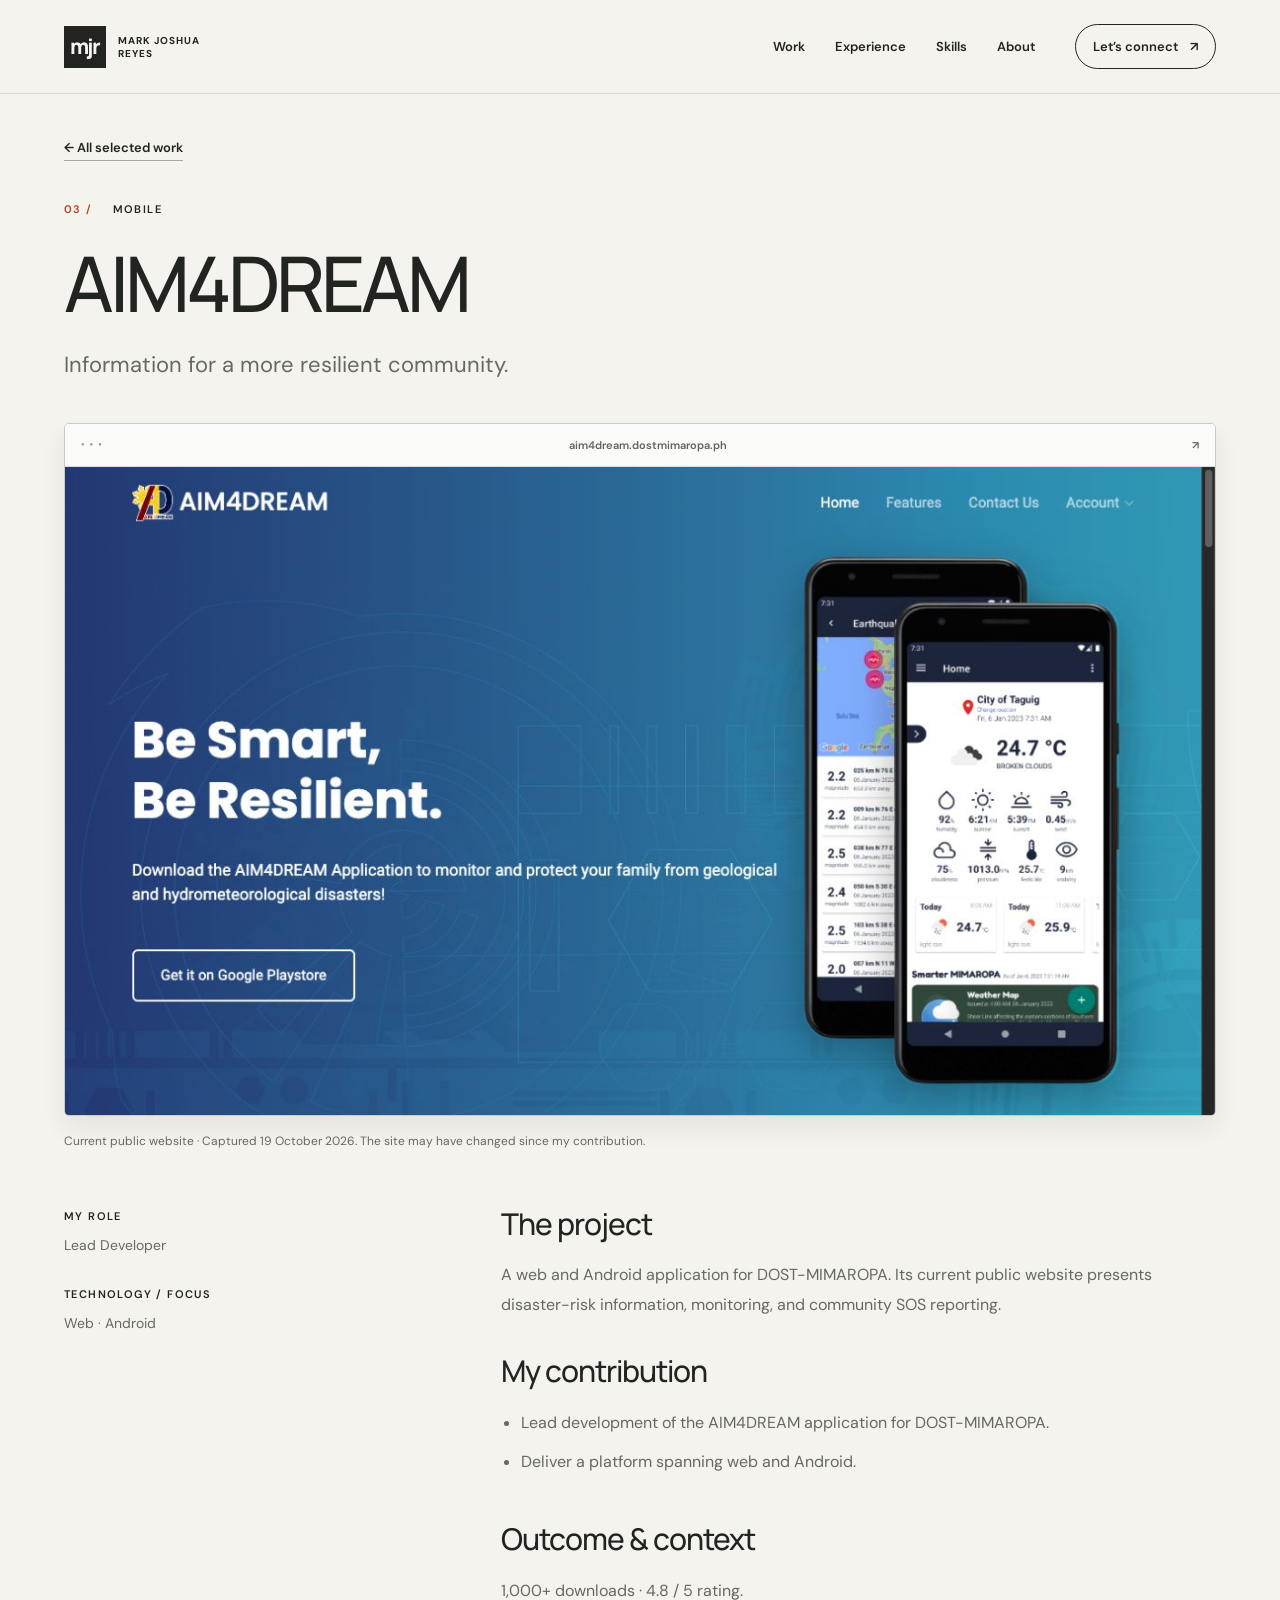
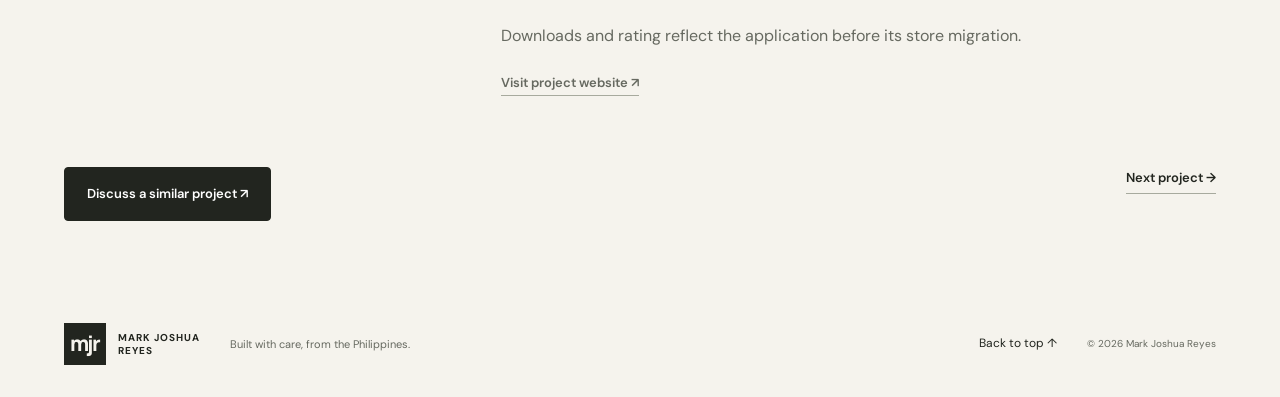
<file: projects/aim4dream.html>
<!doctype html><html lang="en"><head><meta charset="utf-8"><meta name="viewport" content="width=device-width,initial-scale=1"><title>AIM4DREAM — Mark Joshua Reyes</title><meta name="description" content="A web and Android application for DOST-MIMAROPA. Its current public website presents disaster-risk information, monitoring, and community SOS reporting."><meta property="og:title" content="AIM4DREAM — Mark Joshua Reyes"><meta property="og:description" content="A web and Android application for DOST-MIMAROPA. Its current public website presents disaster-risk information, monitoring, and community SOS reporting."><meta property="og:type" content="website"><meta property="og:image" content="../assets/social-card.jpg"><meta name="twitter:card" content="summary_large_image"><meta name="theme-color" content="#f5f3ed"><link rel="icon" href="../assets/favicon.svg" type="image/svg+xml"><link rel="stylesheet" href="../assets/style.css"><script defer src="../assets/site.js"></script></head><body><a class="skip" href="#main">Skip to content</a><header class="header"><a class="wordmark" href="../index.html" aria-label="Mark Joshua Reyes home"><span class="brand-symbol" aria-hidden="true">mjr</span><span class="brand-name">MARK JOSHUA<br>REYES</span></a><nav aria-label="Main navigation"><a href="../index.html#work">Work</a><a href="../index.html#experience">Experience</a><a href="../index.html#skills">Skills</a><a href="../index.html#about">About</a><a class="nav-contact" href="../index.html#contact">Let’s connect <span aria-hidden="true">↗</span></a></nav></header><main id="main" class="detail"><a class="text-link" href="../index.html#work">← All selected work</a><div class="detail-title"><div class="eyebrow"><span>03 /</span> MOBILE</div><h1>AIM4DREAM</h1><p>Information for a more resilient community.</p></div><figure class="detail-capture"><div class="capture-window"><div class="capture-bar"><span aria-hidden="true">● ● ●</span><span>aim4dream.dostmimaropa.ph</span><span>↗</span></div><img src="../assets/projects/aim4dream.jpg" alt="Current public AIM4DREAM website captured on 19 October 2026" width="1265" height="712" loading="lazy"></div><figcaption>Current public website · Captured 19 October 2026. The site may have changed since my contribution.</figcaption></figure><div class="detail-body"><aside><span class="eyebrow">MY ROLE</span><p>Lead Developer</p><span class="eyebrow">TECHNOLOGY / FOCUS</span><p>Web · Android</p></aside><div><h2>The project</h2><p>A web and Android application for DOST-MIMAROPA. Its current public website presents disaster-risk information, monitoring, and community SOS reporting.</p><h2>My contribution</h2><ul><li>Lead development of the AIM4DREAM application for DOST-MIMAROPA.</li><li>Deliver a platform spanning web and Android.</li></ul><h2>Outcome & context</h2><p>1,000+ downloads · 4.8 / 5 rating.</p><p class="small-note">Downloads and rating reflect the application before its store migration.</p><p><a class="text-link" href="https://aim4dream.dostmimaropa.ph">Visit project website ↗</a></p></div></div><a class="button" href="mailto:reyesmjosh@gmail.com">Discuss a similar project ↗</a><a class="next-project text-link" href="cns-connects.html">Next project →</a></main><footer><a class="wordmark" href="../index.html"><span class="brand-symbol" aria-hidden="true">mjr</span><span class="brand-name">MARK JOSHUA<br>REYES</span></a><p>Built with care, from the Philippines.</p><a href="#main">Back to top ↑</a><span>© 2026 Mark Joshua Reyes</span></footer></body></html>
</file>
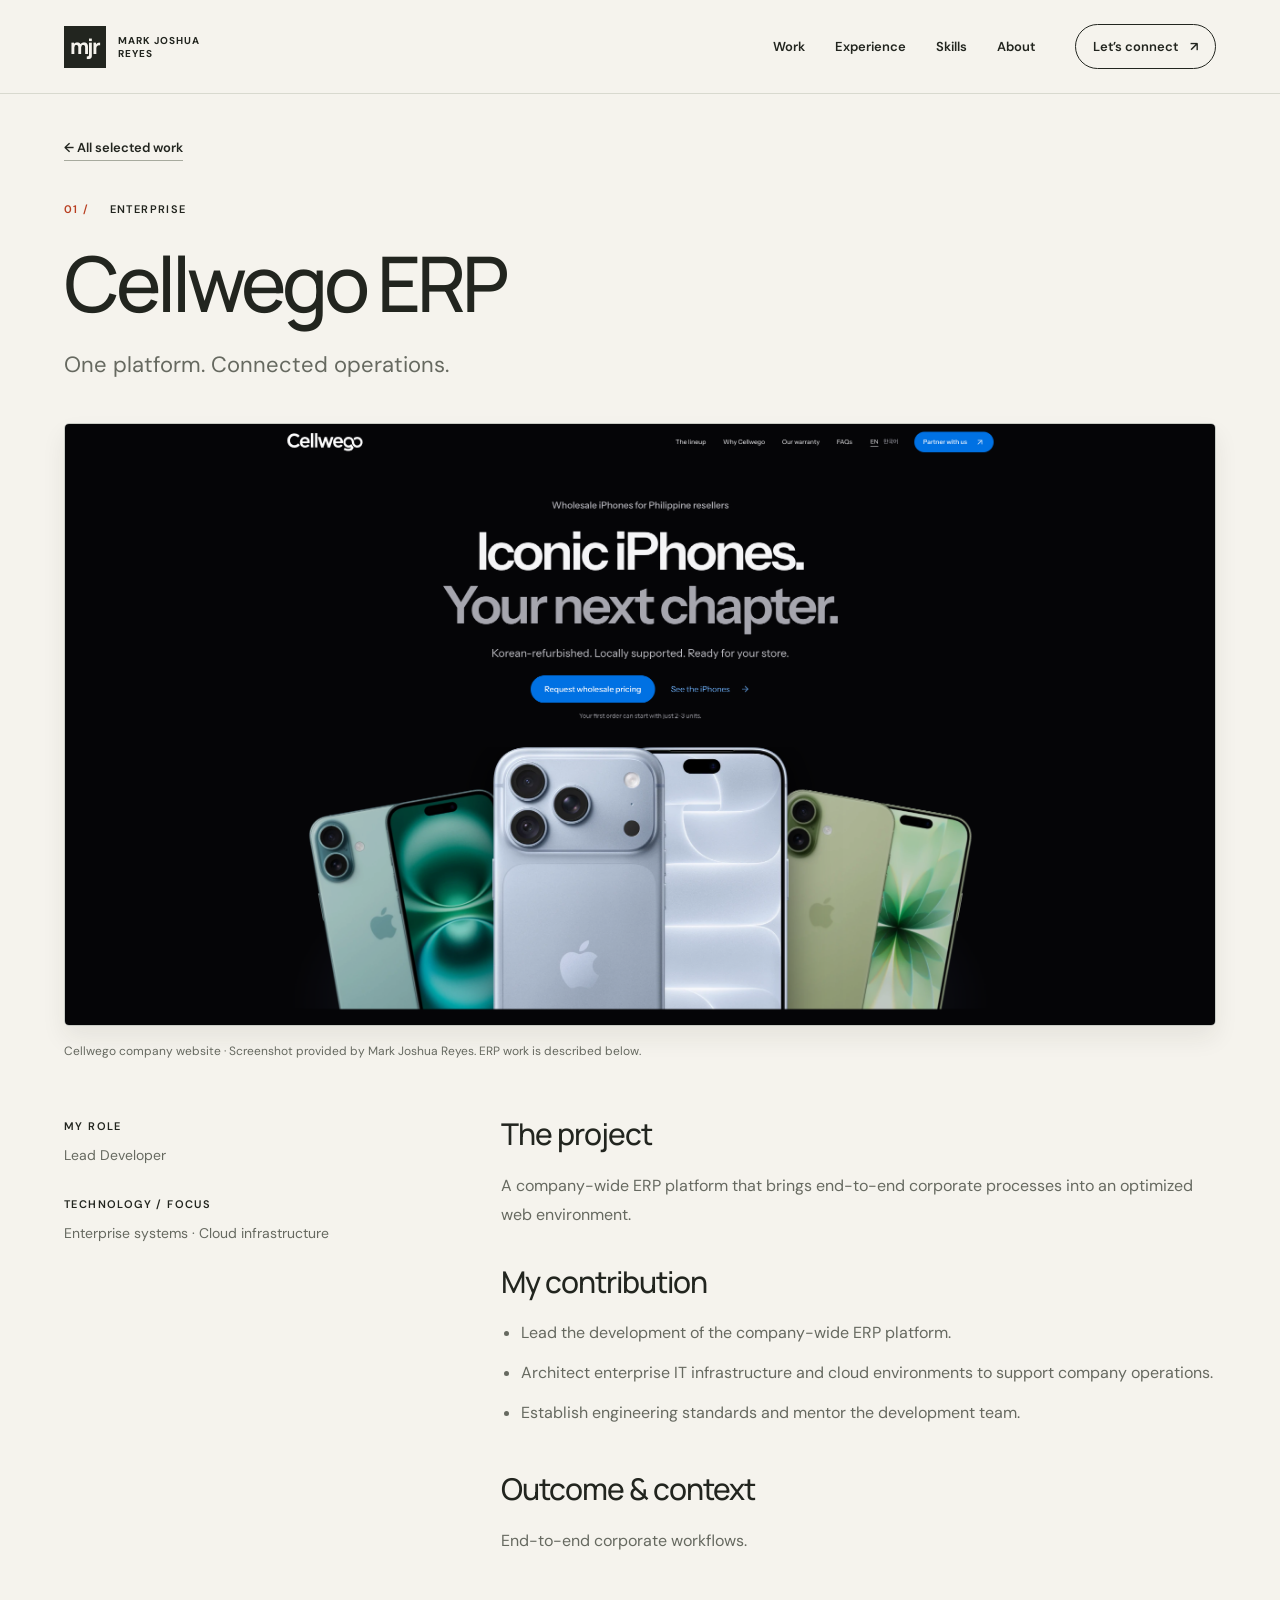
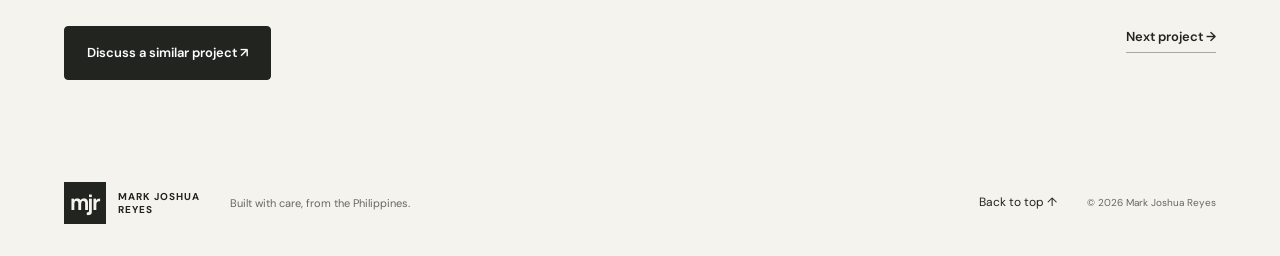
<file: projects/cellwego.html>
<!doctype html><html lang="en"><head><meta charset="utf-8"><meta name="viewport" content="width=device-width,initial-scale=1"><title>Cellwego ERP — Mark Joshua Reyes</title><meta name="description" content="A company-wide ERP platform that brings end-to-end corporate processes into an optimized web environment."><meta property="og:title" content="Cellwego ERP — Mark Joshua Reyes"><meta property="og:description" content="A company-wide ERP platform that brings end-to-end corporate processes into an optimized web environment."><meta property="og:type" content="website"><meta property="og:image" content="../assets/social-card.jpg"><meta name="twitter:card" content="summary_large_image"><meta name="theme-color" content="#f5f3ed"><link rel="icon" href="../assets/favicon.svg" type="image/svg+xml"><link rel="stylesheet" href="../assets/style.css"><script defer src="../assets/site.js"></script></head><body><a class="skip" href="#main">Skip to content</a><header class="header"><a class="wordmark" href="../index.html" aria-label="Mark Joshua Reyes home"><span class="brand-symbol" aria-hidden="true">mjr</span><span class="brand-name">MARK JOSHUA<br>REYES</span></a><nav aria-label="Main navigation"><a href="../index.html#work">Work</a><a href="../index.html#experience">Experience</a><a href="../index.html#skills">Skills</a><a href="../index.html#about">About</a><a class="nav-contact" href="../index.html#contact">Let’s connect <span aria-hidden="true">↗</span></a></nav></header><main id="main" class="detail"><a class="text-link" href="../index.html#work">← All selected work</a><div class="detail-title"><div class="eyebrow"><span>01 /</span> ENTERPRISE</div><h1>Cellwego ERP</h1><p>One platform. Connected operations.</p></div><figure class="detail-capture"><div class="capture-window"><img src="../assets/projects/cellwego.png" alt="Cellwego company website showcasing wholesale iPhones — screenshot provided by Mark Joshua Reyes" width="2524" height="1319" loading="lazy"></div><figcaption>Cellwego company website · Screenshot provided by Mark Joshua Reyes. ERP work is described below.</figcaption></figure><div class="detail-body"><aside><span class="eyebrow">MY ROLE</span><p>Lead Developer</p><span class="eyebrow">TECHNOLOGY / FOCUS</span><p>Enterprise systems · Cloud infrastructure</p></aside><div><h2>The project</h2><p>A company-wide ERP platform that brings end-to-end corporate processes into an optimized web environment.</p><h2>My contribution</h2><ul><li>Lead the development of the company-wide ERP platform.</li><li>Architect enterprise IT infrastructure and cloud environments to support company operations.</li><li>Establish engineering standards and mentor the development team.</li></ul><h2>Outcome & context</h2><p>End-to-end corporate workflows.</p></div></div><a class="button" href="mailto:reyesmjosh@gmail.com">Discuss a similar project ↗</a><a class="next-project text-link" href="erc.html">Next project →</a></main><footer><a class="wordmark" href="../index.html"><span class="brand-symbol" aria-hidden="true">mjr</span><span class="brand-name">MARK JOSHUA<br>REYES</span></a><p>Built with care, from the Philippines.</p><a href="#main">Back to top ↑</a><span>© 2026 Mark Joshua Reyes</span></footer></body></html>
</file>
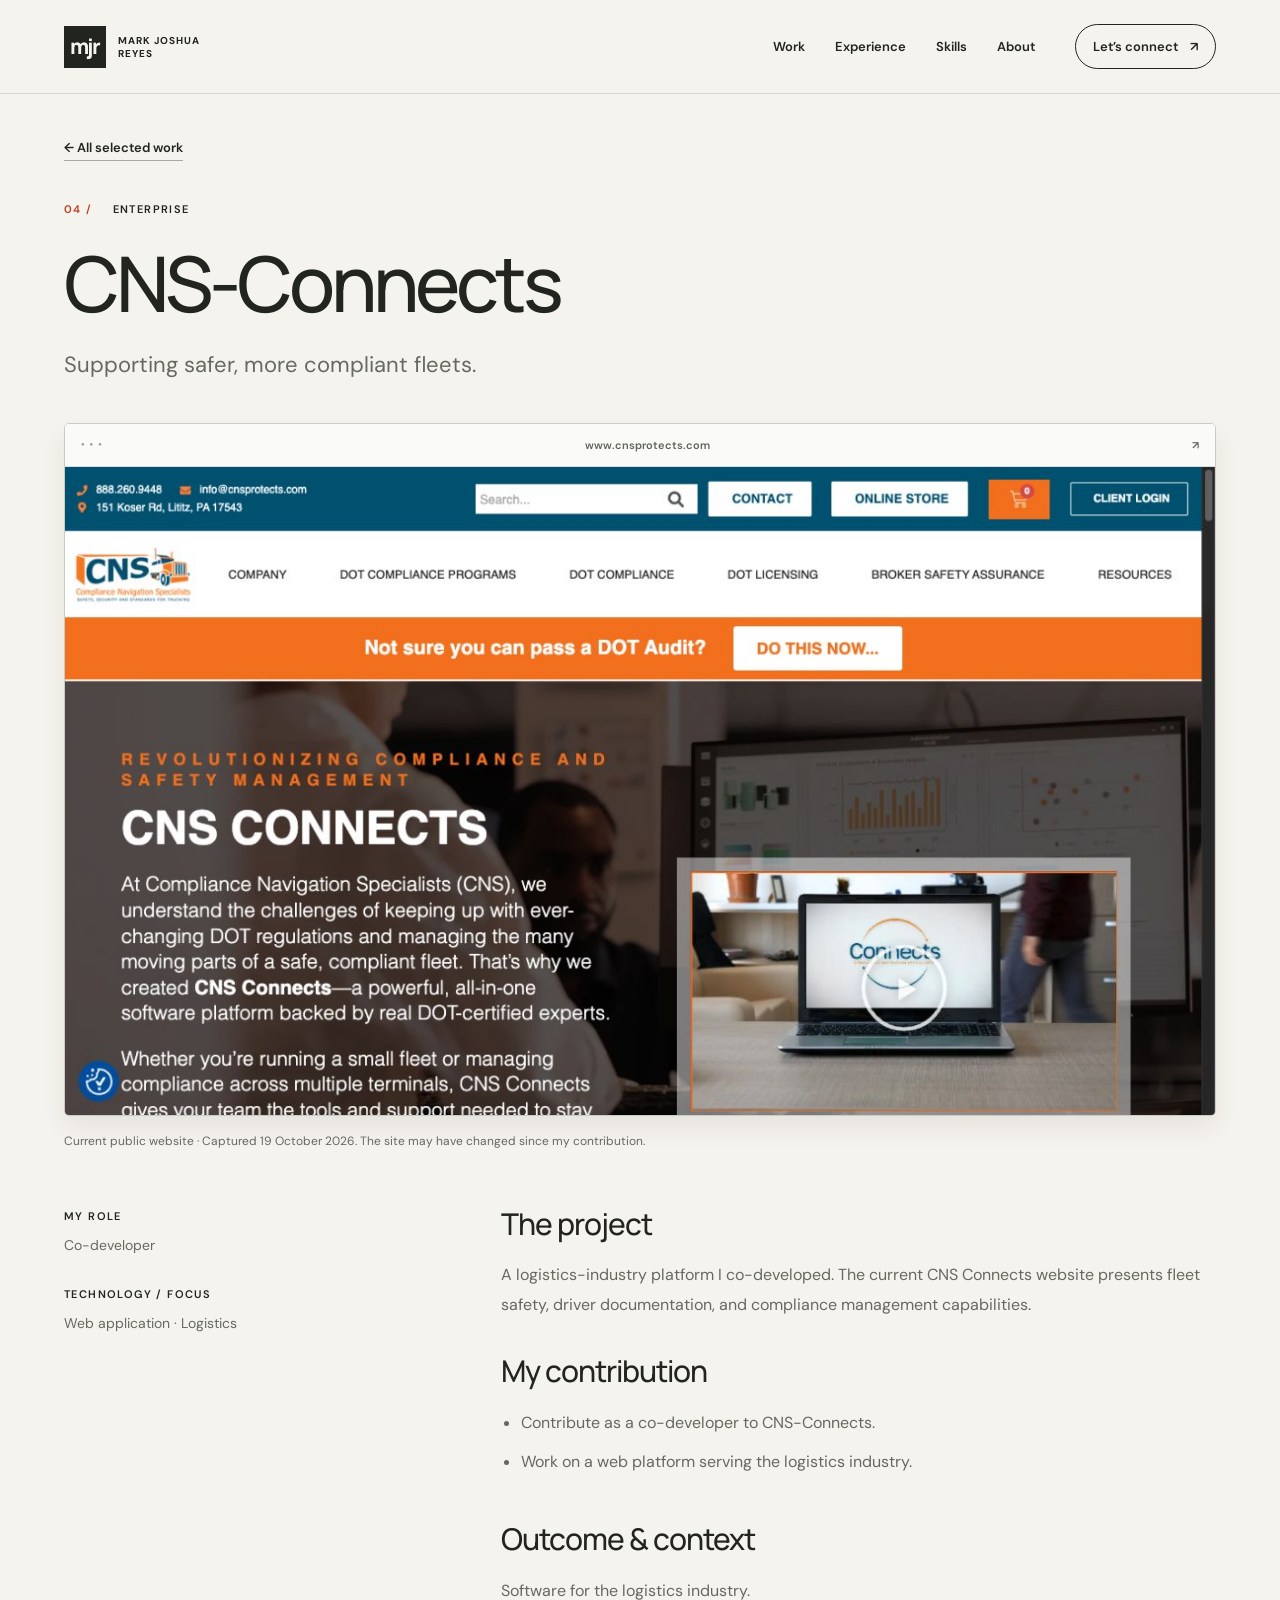
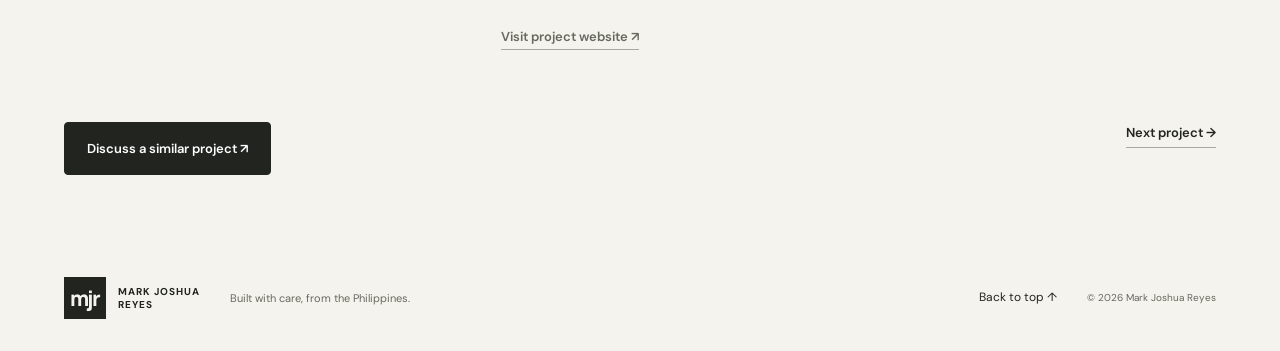
<file: projects/cns-connects.html>
<!doctype html><html lang="en"><head><meta charset="utf-8"><meta name="viewport" content="width=device-width,initial-scale=1"><title>CNS-Connects — Mark Joshua Reyes</title><meta name="description" content="A logistics-industry platform I co-developed. The current CNS Connects website presents fleet safety, driver documentation, and compliance management capabilities."><meta property="og:title" content="CNS-Connects — Mark Joshua Reyes"><meta property="og:description" content="A logistics-industry platform I co-developed. The current CNS Connects website presents fleet safety, driver documentation, and compliance management capabilities."><meta property="og:type" content="website"><meta property="og:image" content="../assets/social-card.jpg"><meta name="twitter:card" content="summary_large_image"><meta name="theme-color" content="#f5f3ed"><link rel="icon" href="../assets/favicon.svg" type="image/svg+xml"><link rel="stylesheet" href="../assets/style.css"><script defer src="../assets/site.js"></script></head><body><a class="skip" href="#main">Skip to content</a><header class="header"><a class="wordmark" href="../index.html" aria-label="Mark Joshua Reyes home"><span class="brand-symbol" aria-hidden="true">mjr</span><span class="brand-name">MARK JOSHUA<br>REYES</span></a><nav aria-label="Main navigation"><a href="../index.html#work">Work</a><a href="../index.html#experience">Experience</a><a href="../index.html#skills">Skills</a><a href="../index.html#about">About</a><a class="nav-contact" href="../index.html#contact">Let’s connect <span aria-hidden="true">↗</span></a></nav></header><main id="main" class="detail"><a class="text-link" href="../index.html#work">← All selected work</a><div class="detail-title"><div class="eyebrow"><span>04 /</span> ENTERPRISE</div><h1>CNS-Connects</h1><p>Supporting safer, more compliant fleets.</p></div><figure class="detail-capture"><div class="capture-window"><div class="capture-bar"><span aria-hidden="true">● ● ●</span><span>www.cnsprotects.com</span><span>↗</span></div><img src="../assets/projects/cns-connects.jpg" alt="Current public CNS-Connects website captured on 19 October 2026" width="1265" height="712" loading="lazy"></div><figcaption>Current public website · Captured 19 October 2026. The site may have changed since my contribution.</figcaption></figure><div class="detail-body"><aside><span class="eyebrow">MY ROLE</span><p>Co-developer</p><span class="eyebrow">TECHNOLOGY / FOCUS</span><p>Web application · Logistics</p></aside><div><h2>The project</h2><p>A logistics-industry platform I co-developed. The current CNS Connects website presents fleet safety, driver documentation, and compliance management capabilities.</p><h2>My contribution</h2><ul><li>Contribute as a co-developer to CNS-Connects.</li><li>Work on a web platform serving the logistics industry.</li></ul><h2>Outcome & context</h2><p>Software for the logistics industry.</p><p><a class="text-link" href="https://www.cnsprotects.com/cns-connects/">Visit project website ↗</a></p></div></div><a class="button" href="mailto:reyesmjosh@gmail.com">Discuss a similar project ↗</a><a class="next-project text-link" href="mimaropa-ventures.html">Next project →</a></main><footer><a class="wordmark" href="../index.html"><span class="brand-symbol" aria-hidden="true">mjr</span><span class="brand-name">MARK JOSHUA<br>REYES</span></a><p>Built with care, from the Philippines.</p><a href="#main">Back to top ↑</a><span>© 2026 Mark Joshua Reyes</span></footer></body></html>
</file>
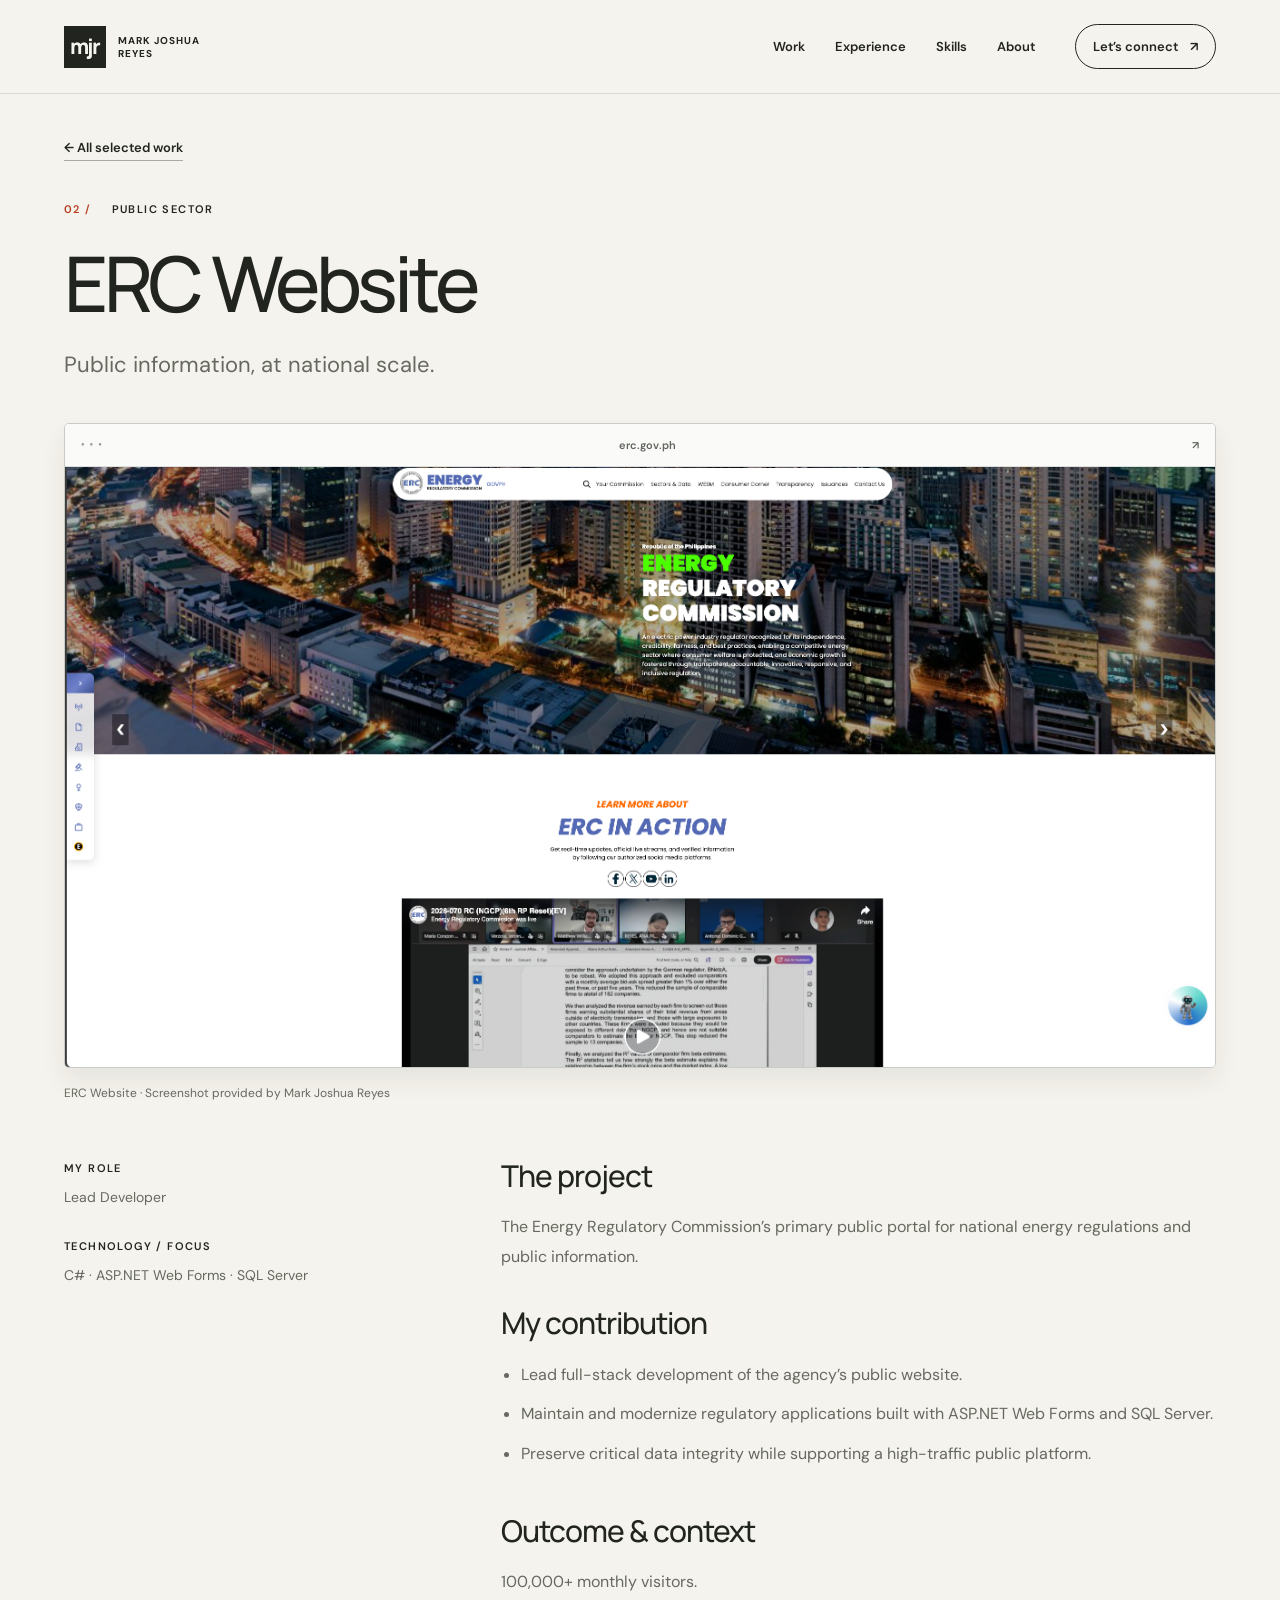
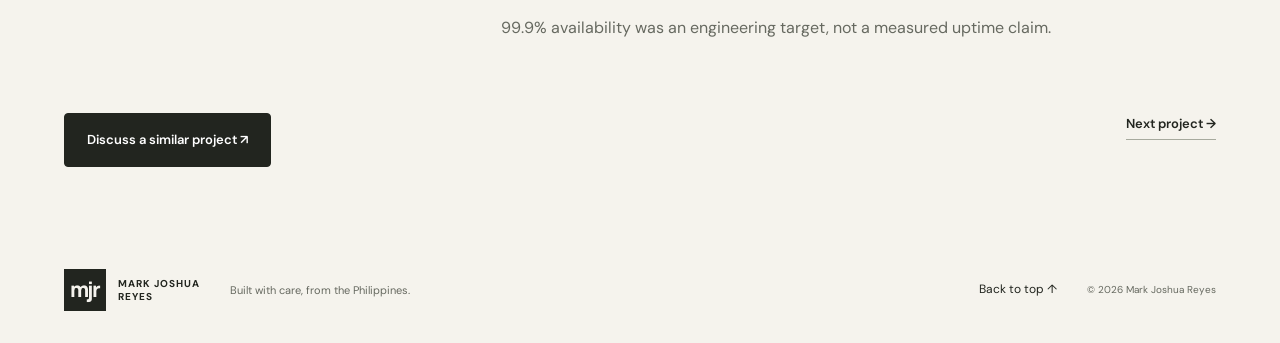
<file: projects/erc.html>
<!doctype html><html lang="en"><head><meta charset="utf-8"><meta name="viewport" content="width=device-width,initial-scale=1"><title>ERC Website — Mark Joshua Reyes</title><meta name="description" content="The Energy Regulatory Commission’s primary public portal for national energy regulations and public information."><meta property="og:title" content="ERC Website — Mark Joshua Reyes"><meta property="og:description" content="The Energy Regulatory Commission’s primary public portal for national energy regulations and public information."><meta property="og:type" content="website"><meta property="og:image" content="../assets/social-card.jpg"><meta name="twitter:card" content="summary_large_image"><meta name="theme-color" content="#f5f3ed"><link rel="icon" href="../assets/favicon.svg" type="image/svg+xml"><link rel="stylesheet" href="../assets/style.css"><script defer src="../assets/site.js"></script></head><body><a class="skip" href="#main">Skip to content</a><header class="header"><a class="wordmark" href="../index.html" aria-label="Mark Joshua Reyes home"><span class="brand-symbol" aria-hidden="true">mjr</span><span class="brand-name">MARK JOSHUA<br>REYES</span></a><nav aria-label="Main navigation"><a href="../index.html#work">Work</a><a href="../index.html#experience">Experience</a><a href="../index.html#skills">Skills</a><a href="../index.html#about">About</a><a class="nav-contact" href="../index.html#contact">Let’s connect <span aria-hidden="true">↗</span></a></nav></header><main id="main" class="detail"><a class="text-link" href="../index.html#work">← All selected work</a><div class="detail-title"><div class="eyebrow"><span>02 /</span> PUBLIC SECTOR</div><h1>ERC Website</h1><p>Public information, at national scale.</p></div><figure class="detail-capture"><div class="capture-window"><div class="capture-bar"><span aria-hidden="true">● ● ●</span><span>erc.gov.ph</span><span>↗</span></div><img src="../assets/projects/erc.png" alt="ERC website screenshot provided by Mark Joshua Reyes" width="2533" height="1320" loading="lazy"></div><figcaption>ERC Website · Screenshot provided by Mark Joshua Reyes</figcaption></figure><div class="detail-body"><aside><span class="eyebrow">MY ROLE</span><p>Lead Developer</p><span class="eyebrow">TECHNOLOGY / FOCUS</span><p>C# · ASP.NET Web Forms · SQL Server</p></aside><div><h2>The project</h2><p>The Energy Regulatory Commission’s primary public portal for national energy regulations and public information.</p><h2>My contribution</h2><ul><li>Lead full-stack development of the agency’s public website.</li><li>Maintain and modernize regulatory applications built with ASP.NET Web Forms and SQL Server.</li><li>Preserve critical data integrity while supporting a high-traffic public platform.</li></ul><h2>Outcome & context</h2><p>100,000+ monthly visitors.</p><p class="small-note">99.9% availability was an engineering target, not a measured uptime claim.</p></div></div><a class="button" href="mailto:reyesmjosh@gmail.com">Discuss a similar project ↗</a><a class="next-project text-link" href="aim4dream.html">Next project →</a></main><footer><a class="wordmark" href="../index.html"><span class="brand-symbol" aria-hidden="true">mjr</span><span class="brand-name">MARK JOSHUA<br>REYES</span></a><p>Built with care, from the Philippines.</p><a href="#main">Back to top ↑</a><span>© 2026 Mark Joshua Reyes</span></footer></body></html>
</file>
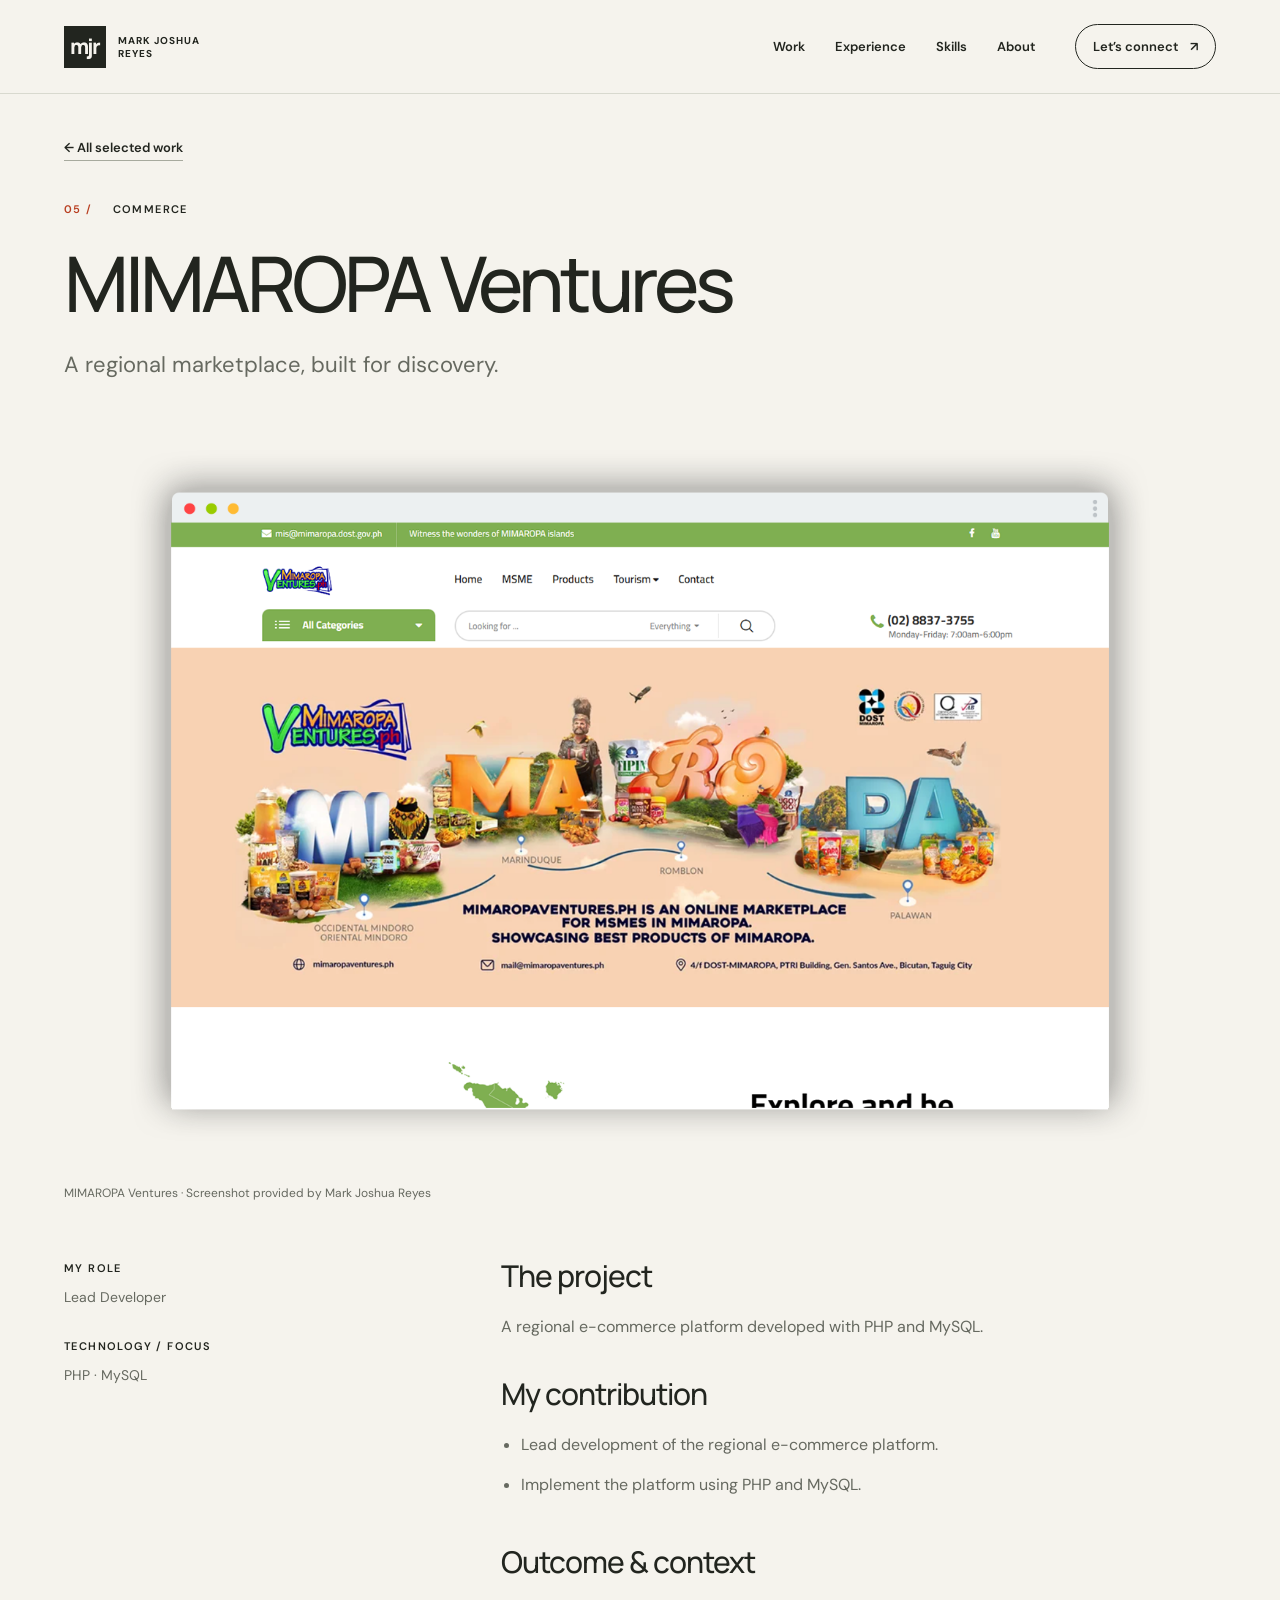
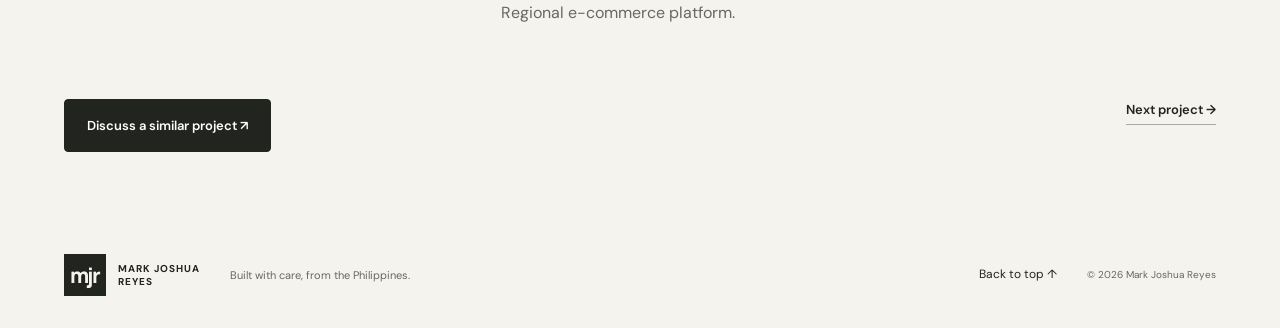
<file: projects/mimaropa-ventures.html>
<!doctype html><html lang="en"><head><meta charset="utf-8"><meta name="viewport" content="width=device-width,initial-scale=1"><title>MIMAROPA Ventures — Mark Joshua Reyes</title><meta name="description" content="A regional e-commerce platform developed with PHP and MySQL."><meta property="og:title" content="MIMAROPA Ventures — Mark Joshua Reyes"><meta property="og:description" content="A regional e-commerce platform developed with PHP and MySQL."><meta property="og:type" content="website"><meta property="og:image" content="../assets/social-card.jpg"><meta name="twitter:card" content="summary_large_image"><meta name="theme-color" content="#f5f3ed"><link rel="icon" href="../assets/favicon.svg" type="image/svg+xml"><link rel="stylesheet" href="../assets/style.css"><script defer src="../assets/site.js"></script></head><body><a class="skip" href="#main">Skip to content</a><header class="header"><a class="wordmark" href="../index.html" aria-label="Mark Joshua Reyes home"><span class="brand-symbol" aria-hidden="true">mjr</span><span class="brand-name">MARK JOSHUA<br>REYES</span></a><nav aria-label="Main navigation"><a href="../index.html#work">Work</a><a href="../index.html#experience">Experience</a><a href="../index.html#skills">Skills</a><a href="../index.html#about">About</a><a class="nav-contact" href="../index.html#contact">Let’s connect <span aria-hidden="true">↗</span></a></nav></header><main id="main" class="detail"><a class="text-link" href="../index.html#work">← All selected work</a><div class="detail-title"><div class="eyebrow"><span>05 /</span> COMMERCE</div><h1>MIMAROPA Ventures</h1><p>A regional marketplace, built for discovery.</p></div><figure class="detail-capture"><div class="supplied-capture"><img src="../assets/projects/mimaropa-ventures.png" alt="MIMAROPA Ventures marketplace screenshot provided by Mark Joshua Reyes" width="1504" height="1018" loading="lazy"></div><figcaption>MIMAROPA Ventures · Screenshot provided by Mark Joshua Reyes</figcaption></figure><div class="detail-body"><aside><span class="eyebrow">MY ROLE</span><p>Lead Developer</p><span class="eyebrow">TECHNOLOGY / FOCUS</span><p>PHP · MySQL</p></aside><div><h2>The project</h2><p>A regional e-commerce platform developed with PHP and MySQL.</p><h2>My contribution</h2><ul><li>Lead development of the regional e-commerce platform.</li><li>Implement the platform using PHP and MySQL.</li></ul><h2>Outcome & context</h2><p>Regional e-commerce platform.</p></div></div><a class="button" href="mailto:reyesmjosh@gmail.com">Discuss a similar project ↗</a><a class="next-project text-link" href="1life.html">Next project →</a></main><footer><a class="wordmark" href="../index.html"><span class="brand-symbol" aria-hidden="true">mjr</span><span class="brand-name">MARK JOSHUA<br>REYES</span></a><p>Built with care, from the Philippines.</p><a href="#main">Back to top ↑</a><span>© 2026 Mark Joshua Reyes</span></footer></body></html>
</file>
<file: assets/style.css>
@font-face {
  font-family: 'DM Sans';
  font-style: normal;
  font-weight: 400;
  font-display: swap;
  src: url(font-0.ttf) format('truetype');
}
@font-face {
  font-family: 'DM Sans';
  font-style: normal;
  font-weight: 500;
  font-display: swap;
  src: url(font-1.ttf) format('truetype');
}
@font-face {
  font-family: 'DM Sans';
  font-style: normal;
  font-weight: 600;
  font-display: swap;
  src: url(font-2.ttf) format('truetype');
}
@font-face {
  font-family: 'DM Sans';
  font-style: normal;
  font-weight: 700;
  font-display: swap;
  src: url(font-3.ttf) format('truetype');
}
@font-face {
  font-family: 'Manrope';
  font-style: normal;
  font-weight: 400;
  font-display: swap;
  src: url(font-4.ttf) format('truetype');
}
@font-face {
  font-family: 'Manrope';
  font-style: normal;
  font-weight: 500;
  font-display: swap;
  src: url(font-5.ttf) format('truetype');
}
@font-face {
  font-family: 'Manrope';
  font-style: normal;
  font-weight: 600;
  font-display: swap;
  src: url(font-6.ttf) format('truetype');
}
@font-face {
  font-family: 'Manrope';
  font-style: normal;
  font-weight: 700;
  font-display: swap;
  src: url(font-7.ttf) format('truetype');
}
@font-face {
  font-family: 'Manrope';
  font-style: normal;
  font-weight: 800;
  font-display: swap;
  src: url(font-8.ttf) format('truetype');
}

:root{--paper:#f5f3ed;--ink:#22251f;--muted:#666960;--line:#d8d9cf;--accent:#b83e20;--orange:#e35c35;--wash:#e9e6dc;--serif:Georgia,serif;--blue:var(--accent)}
*{box-sizing:border-box}html{scroll-behavior:smooth;scroll-padding-top:110px}body{margin:0;background:var(--paper);color:var(--ink);font:16px/1.65 'DM Sans',Arial,sans-serif}a{color:inherit;text-decoration:none}button,input,select{font:inherit}img{max-width:100%}a,summary,button{-webkit-tap-highlight-color:transparent}a:hover{color:var(--accent)}a:focus-visible,summary:focus-visible,input:focus-visible,select:focus-visible,button:focus-visible{outline:3px solid var(--accent);outline-offset:5px}[hidden]{display:none!important}::selection{background:#f4be9f;color:#22251f}.skip{position:fixed;top:-100px;left:20px;z-index:100;background:var(--ink);color:white;padding:12px 20px}.skip:focus{top:12px}.header,main>section,footer,.detail{max-width:1440px;padding-left:64px;padding-right:64px;margin:auto}
.header{position:sticky;top:0;z-index:20;display:flex;align-items:center;justify-content:space-between;height:94px;background:#f5f3edf5;border-bottom:1px solid var(--line);backdrop-filter:blur(15px)}.wordmark{display:flex;align-items:center;gap:12px}.brand-symbol{font:750 21px/1 'Manrope',Arial;letter-spacing:-1.5px;display:grid;place-items:center;width:42px;height:42px;background:var(--ink);color:var(--paper);padding-right:1px}.brand-name{font-size:10px;line-height:1.3;font-weight:700;letter-spacing:1px}.header nav{display:flex;align-items:center;gap:30px;font-size:13px;font-weight:550}.header nav a{position:relative;white-space:nowrap}.header nav a[aria-current]{color:var(--accent)}.nav-contact{padding:11px 17px;border:1px solid var(--ink);border-radius:30px;margin-left:10px}.nav-contact span{margin-left:12px}.nav-contact:hover{background:var(--ink);color:white}
.eyebrow,.mono,.location,.hero-index,.project-kicker,.capture-caption,.capture-bar{font-family:'DM Sans',Arial,sans-serif;font-size:11px;letter-spacing:1.4px;font-weight:550}.eyebrow{display:flex;align-items:center;gap:10px}.eyebrow>span{color:var(--accent);margin-right:10px}.hero{padding-top:30px;padding-bottom:45px;overflow:hidden}.hero-top{display:flex;justify-content:space-between;align-items:center}.blue-dot{height:6px;width:6px;border-radius:50%;background:var(--orange)}.location{font-size:10px;color:var(--muted)}.hero-grid{display:grid;grid-template-columns:minmax(0,1.35fr) minmax(0,1fr);gap:36px;margin-top:40px}.hero-copy{min-width:0}.hero-index{font-size:9px;color:var(--muted);letter-spacing:1.5px;margin-bottom:18px}.hero h1{font:600 clamp(64px,7.3vw,104px)/.99 'Manrope',Arial;letter-spacing:-6px;margin:0 0 26px}.hero h1>span{color:var(--accent)}.name-dot{color:var(--ink)}.hero-intro{font:500 26px/1.3 'Manrope',Arial;letter-spacing:-.7px;margin:0 0 17px}.hero-intro em{font-family:Georgia,serif;font-weight:400}.hero-description{max-width:460px;color:var(--muted);font-size:15px;line-height:1.8;margin:0 0 25px}.hero-actions{display:flex;align-items:center;gap:25px}.button{display:inline-flex;align-items:center;justify-content:space-between;gap:34px;background:var(--ink);color:white;border:1px solid var(--ink);border-radius:4px;padding:15px 22px;font-size:13px;font-weight:550;transition:background .2s,transform .2s}.button:hover{color:white;background:var(--accent);border-color:var(--accent);transform:translateY(-2px)}.text-link{font-size:13px;font-weight:550;border-bottom:1px solid #a7aa9e;padding-bottom:4px}.hero-foot{display:flex;align-items:center;gap:22px;font-size:11px;margin-top:27px}.hero-foot>span{margin-left:auto;color:var(--muted);font-size:10px}.portrait{margin:0;position:relative;min-width:0;align-self:stretch;isolation:isolate;display:flex;align-items:end;padding-bottom:36px}.portrait img{position:relative;display:block;width:100%;height:550px;object-fit:contain;object-position:center bottom;mask-image:linear-gradient(#000 87%,transparent 100%);-webkit-mask-image:linear-gradient(#000 87%,transparent 100%)}.portrait-orbit{position:absolute;z-index:-1;left:-3%;right:-3%;aspect-ratio:1;top:13%;border-radius:50%;background:#e8d9c8}.portrait-orbit:after{content:'';position:absolute;inset:16px;border-radius:50%;border:1px solid #c7b7a3}.portrait-note{position:absolute;top:0;right:0;font-size:9px;line-height:1.5;letter-spacing:1.7px;color:var(--muted)}.portrait figcaption{position:absolute;bottom:0;left:0;right:0;display:flex;justify-content:space-between;align-items:center;font-size:9px;letter-spacing:1.5px}.portrait figcaption span:last-child{font-size:28px;color:var(--accent)}
.impact-strip{display:grid;grid-template-columns:1fr 1fr 1fr 1.15fr;border-top:1px solid var(--line);border-bottom:1px solid var(--line);padding-top:28px;padding-bottom:28px;gap:25px}.impact-intro{display:flex;flex-direction:column;justify-content:center}.impact-intro .eyebrow{font-size:9px}.impact-intro p{font-size:18px;line-height:1.3;margin:10px 0 0;font-weight:500}.impact-strip>a{display:flex;flex-direction:column;border-left:1px solid var(--line);padding-left:27px}.impact-strip strong{font:500 42px/1.25 'Manrope',Arial;letter-spacing:-2px}.impact-strip strong span{color:var(--accent)}.impact-strip>a>span{font-size:12px;margin-top:3px}.impact-strip small{font-size:10px;color:var(--muted);margin-top:5px;line-height:1.5}
.section{padding-top:90px;padding-bottom:90px}h2{font:500 clamp(36px,4.2vw,58px)/1.12 'Manrope',Arial;letter-spacing:-2.7px;margin:0}.serif{font-family:Georgia,serif;font-style:italic;font-weight:400}.heading-dot{color:var(--orange)}.section-heading{display:flex;align-items:end;justify-content:space-between;gap:40px;margin:25px 0 45px}.section-heading>p{max-width:355px;font-size:14px;color:var(--muted);margin:0;line-height:1.8}.project-grid{display:grid;grid-template-columns:1fr 1fr;gap:48px 32px}.project{min-width:0}.project-cover{display:flex;align-items:center;justify-content:center;padding:27px;height:330px;position:relative;overflow:hidden;background:#e6e8de;border:1px solid #dddfd5}.cover-erc{background:#e4e7ec}.cover-aim4dream{background:#dde8e6}.cover-cns-connects{background:#e9ded4}.cover-mimaropa-ventures{background:#e9e7dc;padding:8px}.cover-1life{background:#e0e9e5}.project-open{position:absolute;right:16px;bottom:16px;display:grid;place-items:center;background:var(--paper);border:1px solid var(--line);border-radius:50%;height:36px;width:36px;font-size:20px;transition:transform .2s}.project-cover:hover .project-open{background:var(--ink);color:white;transform:rotate(45deg)}.capture-window{width:100%;background:white;border:1px solid #c9ccc5;border-radius:5px;overflow:hidden;box-shadow:0 12px 25px #22251f13;transition:transform .3s}.project-cover:hover .capture-window,.project-cover:hover .supplied-capture{transform:translateY(-5px)}.capture-bar{display:flex;justify-content:space-between;align-items:center;padding:8px 11px;font-size:9px;letter-spacing:0;background:#fafbf9;color:#60655c;border-bottom:1px solid #ddd}.capture-bar>span:first-child{font-size:6px;letter-spacing:2px;color:#969e91}.capture-window img,.supplied-capture img{display:block;width:100%;height:auto}.supplied-capture{width:100%;transition:transform .3s}.project-info{padding-top:20px}.project-kicker{display:flex;justify-content:space-between;gap:15px;letter-spacing:.6px;font-size:10px;text-transform:uppercase;color:var(--muted)}.project-info h3{font:550 27px/1.25 'Manrope',Arial;letter-spacing:-1px;margin:12px 0 10px}.project-description{font-size:14px;color:var(--muted);margin:0 0 13px}.project-result{font-size:12px;font-weight:500;margin:0 0 17px;line-height:1.6}.project-result>span{color:var(--accent);font-size:16px;margin-right:5px}.case-link{font-size:12px;display:flex;justify-content:space-between;padding-top:14px;border-top:1px solid var(--line)}.case-link span{font-size:17px;color:var(--accent)}.capture-caption{letter-spacing:0;font-size:10px;font-weight:400;color:var(--muted);line-height:1.5;margin:12px 0 0}.project:first-child{grid-column:1/-1;display:grid;grid-template-columns:1.4fr 1fr;border:1px solid var(--line);background:#eeeee6}.project:first-child .project-cover{height:390px;border:0;background:#e3e4da;padding:35px}.project:first-child .project-info{padding:32px;align-self:center}.project:first-child h3{font-size:35px;margin-top:22px}.project:first-child .project-description{font-size:16px}.project:first-child .project-result{margin:22px 0}
.archive{border-top:1px solid var(--line);background:#eeeee6}.archive-heading{display:flex;justify-content:space-between;align-items:end;gap:25px;margin-bottom:30px}.archive-heading h2{margin-top:20px;font-size:43px}.archive-heading .mono{font-size:10px;white-space:nowrap}.archive-controls{display:flex;gap:20px;align-items:end;margin:30px 0}.archive-controls label{display:flex;flex-direction:column;gap:8px;font-size:11px;font-weight:500}.archive-controls label:first-child{flex:1}.archive-controls input,.archive-controls select{height:48px;padding:10px 14px;border:1px solid #b7baae;border-radius:3px;background:var(--paper);color:var(--ink);font-size:14px;width:100%}.archive-controls #result-count{font-size:12px;min-width:105px;text-align:right}.archive-row{display:grid;grid-template-columns:35px 1.15fr 120px 1fr;gap:17px;align-items:center;padding:21px 0;border-top:1px solid var(--line)}.archive-row:last-child{border-bottom:1px solid var(--line)}.archive-number{font-size:10px;color:var(--muted)}.archive-row h3{font-size:15px;font-weight:550;margin:0;line-height:1.4}.archive-row h3 span{color:var(--accent);margin-left:5px}.archive-category{font-size:11px}.archive-row>p{font-size:12px;color:var(--muted);margin:0}.archive-preview{grid-column:2/-1;min-width:0}.archive-preview summary{font-size:12px;cursor:pointer;color:var(--accent);padding:8px 0;width:fit-content}.archive-preview figure{max-width:900px;margin:12px 0}.archive-preview img{display:block;width:100%;height:auto}.archive-preview figcaption{font-size:11px;color:var(--muted);margin-top:12px}.archive-preview figcaption a{display:block;color:var(--accent);padding-top:6px}.small-note{font-size:12px;color:var(--muted);line-height:1.7}.archive>.small-note{margin-top:25px}
.experience{border-bottom:1px solid var(--line)}.timeline{margin-top:50px}.timeline-row{display:grid;grid-template-columns:230px 1fr 16px;gap:35px;border-top:1px solid var(--line);padding:30px 0}.timeline-row>.mono{font-size:12px;color:var(--muted);letter-spacing:0;margin:5px 0}.timeline-row h3{font:550 24px/1.3 'Manrope',Arial;letter-spacing:-.7px;margin:0 0 7px}.timeline-row .role{color:var(--accent);font-size:13px}.timeline-row div>p{max-width:660px;font-size:14px;line-height:1.85;color:var(--muted);margin:13px 0 0}.timeline-dot{height:7px;width:7px;border-radius:50%;background:#acb39c;margin-top:12px}.timeline-row:nth-child(-n+2) .timeline-dot{background:var(--orange)}.additional-roles{display:grid;grid-template-columns:1fr 1fr;gap:40px;border-top:1px solid var(--line);padding-top:35px;margin-top:20px}.additional-roles h3{font-size:22px;font-weight:550;margin:15px 0 5px}.additional-roles p{font-size:13px;color:var(--muted);margin:0}.oxtech-capture{display:block;margin-top:22px;max-width:440px}.oxtech-capture img{width:100%;height:auto;display:block;border-radius:4px}.additional-roles .capture-caption{margin-top:10px}
#skills{background:#22271f;color:#f4f2e9}#skills .eyebrow>span{color:#f69c75}#skills .section-heading>p{color:#c1c6b9}#skills .heading-dot{color:#f69c75}.skills-grid{display:grid;grid-template-columns:repeat(3,minmax(0,1fr));gap:40px 30px}.skill-group{border-top:1px solid #4a5143;padding-top:20px;min-width:0}.skill-group>.mono{font-size:10px;color:#ecad89}.skill-group h3{font:500 20px 'Manrope',Arial;letter-spacing:-.5px;margin:12px 0 23px}.skill-group ul{list-style:none;padding:0;margin:0;display:grid;grid-template-columns:1fr;gap:9px}.skill-group li{display:flex;align-items:center;gap:12px;font-size:13px;min-height:37px}.skill-group li img,.tool-icon{width:30px;height:30px;padding:4px;background:#f8f8f3;border-radius:5px;flex-shrink:0}.tool-icon{color:#59634c}.ai-tools{margin-top:50px;border-top:1px solid #4a5143;padding-top:30px;display:flex;justify-content:space-between;gap:35px}.ai-tools .eyebrow{color:#ecad89;font-size:10px}.ai-tools h3{font-size:25px;font-weight:500;letter-spacing:-.7px;margin:10px 0}.ai-tools p{font-size:13px;color:#c1c6b9;margin:0}.ai-tools ul{display:flex;list-style:none;padding:0;gap:22px;flex-wrap:wrap;align-items:center}.ai-tools li{display:flex;gap:8px;align-items:center;font-size:13px}.ai-tools li>span{color:#efb08d;font-size:21px}
.about-grid{display:grid;grid-template-columns:1fr 1fr;gap:80px;margin-top:30px}.about-grid>div>p{font-size:15px;color:var(--muted);line-height:1.9;max-width:460px}.about-grid .about-lead{color:var(--ink);font-size:19px;line-height:1.6;margin-top:30px}.about-grid .text-link{display:inline-block;margin-top:15px}.background details{border-top:1px solid var(--line);padding:21px 0}.background details:last-child{border-bottom:1px solid var(--line)}summary{cursor:pointer}.background summary{font-size:15px;font-weight:500}.background summary>span{float:right;font-size:10px;color:var(--muted)}.background h3{font-size:16px;margin:22px 0 7px}.background p,.background li{font-size:13px;color:var(--muted);line-height:1.85}.background ul{padding-left:18px}.background li{margin-bottom:10px}.contact{background:#e8d9c8;padding-top:65px;padding-bottom:40px}.contact-heading{display:flex;align-items:center;justify-content:space-between;gap:30px;margin:30px 0 55px}.contact h2{font-size:clamp(43px,5.8vw,80px);letter-spacing:-3px}.contact-arrow{display:grid;place-items:center;width:100px;height:100px;background:var(--ink);color:white;border-radius:50%;font-size:50px;flex-shrink:0}.contact-arrow:hover{background:var(--accent);color:white}.contact-bottom{border-top:1px solid #bdb09e;display:flex;justify-content:space-between;gap:25px;padding-top:25px}.email{font-size:22px;letter-spacing:-.6px}.contact-bottom>div{display:flex;align-items:center;gap:23px;font-size:12px}.contact-bottom>div>span{color:var(--muted)}footer{padding-top:32px;padding-bottom:32px;display:flex;align-items:center;gap:30px}footer p{font-size:11px;color:var(--muted)}footer>a:not(.wordmark){margin-left:auto;font-size:12px}footer>span{font-size:10px;color:var(--muted)}
.detail{padding-top:40px;padding-bottom:70px}.detail-title{padding:40px 0}.detail-title h1{font:500 clamp(46px,6vw,84px)/1.1 'Manrope',Arial;letter-spacing:-4px;margin:22px 0}.detail-title>p{font-size:22px;color:var(--muted);margin:15px 0 0}.detail-capture{margin:0}.detail-capture .supplied-capture{max-width:1100px;margin:auto}.detail-capture .capture-bar{padding:12px 16px;font-size:11px}.detail-capture figcaption{font-size:12px;color:var(--muted);margin-top:16px}.detail-body{display:grid;grid-template-columns:1fr 2fr;gap:80px;padding:55px 0}.detail-body aside{align-self:start;position:sticky;top:125px}.detail-body aside p{font-size:14px;margin:8px 0 26px}.detail-body h2{font-size:30px;letter-spacing:-1px;margin:0 0 20px}.detail-body h2:not(:first-child){margin-top:35px}.detail-body p,.detail-body li{font-size:16px;line-height:1.85;color:var(--muted)}.detail-body ul{padding-left:20px}.detail-body li{padding-bottom:10px}.next-project{float:right}.hero-copy{animation:enter .5s ease-out}@keyframes enter{from{transform:translateY(10px);opacity:.5}to{transform:none;opacity:1}}
@media(min-width:1500px){body{max-width:1440px;margin:auto;border-left:1px solid var(--line);border-right:1px solid var(--line)}}
@media(max-width:1050px){.header,main>section,footer,.detail{padding-left:35px;padding-right:35px}.header nav{gap:22px}.hero-grid{gap:20px;grid-template-columns:1.15fr 1fr}.hero h1{font-size:76px;letter-spacing:-4px}.hero-intro{font-size:24px}.hero-description{font-size:14px}.portrait img{height:530px}.portrait-orbit{top:20%}.hero-foot>span{display:none}.impact-strip{gap:15px}.impact-strip>a{padding-left:18px}.impact-strip strong{font-size:35px}.project:first-child{grid-template-columns:1.15fr 1fr}.project:first-child .project-info{padding:22px}.project:first-child .project-cover{height:360px;padding:20px}.project:first-child h3{font-size:29px}.project-cover{height:280px;padding:20px}.project-kicker{font-size:9px;flex-wrap:wrap;gap:5px}.archive-row{grid-template-columns:25px 1fr 90px 1fr;gap:12px}.timeline-row{grid-template-columns:185px 1fr 10px;gap:25px}.about-grid{gap:40px}.ai-tools{flex-direction:column;gap:10px}.contact-bottom{flex-direction:column}.section{padding-top:70px;padding-bottom:70px}}
@media(max-width:800px) and (min-width:701px){.hero h1{font-size:63px}.hero-actions{flex-wrap:wrap;gap:15px}.portrait img{height:530px}.hero-index{font-size:8px}.hero-top .eyebrow{font-size:9px}.location{font-size:8px}.section-heading>p{max-width:280px}.skills-grid{grid-template-columns:1fr 1fr}.header nav{gap:16px}.brand-name{display:none}}
@media(max-width:700px){html{scroll-padding-top:135px}.header,main>section,footer,.detail{padding-left:22px;padding-right:22px}.header{height:auto;min-height:100px;flex-wrap:wrap;padding-top:14px;padding-bottom:13px;gap:14px}.header nav{width:100%;justify-content:space-between;font-size:11px;gap:8px}.brand-symbol{height:32px;width:32px;font-size:17px}.brand-name{font-size:9px}.nav-contact{padding:0;border:0;margin:0}.nav-contact span{margin-left:4px}.hero{padding-top:25px;padding-bottom:30px}.hero-top .eyebrow{font-size:9px;letter-spacing:.7px}.location{display:none}.hero-grid{grid-template-columns:1fr;margin-top:28px;gap:30px}.hero-index{font-size:8px}.hero h1{font-size:clamp(59px,14vw,88px);letter-spacing:-4px;margin-bottom:23px}.hero-intro{font-size:24px}.hero-description{font-size:14px;max-width:440px}.hero-actions{gap:20px;flex-wrap:wrap}.button{padding:13px 17px;font-size:12px;gap:25px}.text-link{font-size:12px}.hero-foot{margin-top:22px;font-size:11px}.hero-foot>span{display:block;font-size:9px}.portrait{height:480px;max-width:400px;width:100%;margin:auto;padding-bottom:30px}.portrait img{height:450px}.portrait-orbit{top:12%;left:0;right:0}.portrait-note{font-size:8px;right:5px}.impact-strip{grid-template-columns:1fr 1fr;gap:22px;padding-top:25px;padding-bottom:25px}.impact-strip>a{padding-left:16px}.impact-intro .eyebrow{font-size:8px}.impact-intro p{font-size:18px}.impact-strip>a:nth-child(3){border-left:0;padding-left:0}.impact-strip strong{font-size:35px}.impact-strip>a>span{font-size:11px}.impact-strip small{font-size:9px}.section{padding-top:55px;padding-bottom:55px}.eyebrow{font-size:10px}h2{font-size:38px;letter-spacing:-1.8px}.section-heading{display:block;margin:20px 0 30px}.section-heading>p{margin-top:18px;font-size:14px;max-width:100%}.project-grid{grid-template-columns:1fr;gap:35px}.project:first-child{display:block}.project:first-child .project-cover{height:auto;min-height:220px;padding:20px}.project:first-child .project-info{padding:23px}.project:first-child h3{font-size:27px;margin-top:14px}.project:first-child .project-description{font-size:14px}.project:first-child .project-result{margin:15px 0}.project-cover{height:auto;min-height:230px;padding:20px}.project-kicker{font-size:10px}.project-info h3{font-size:26px}.project-description{font-size:14px}.project-result{font-size:12px}.capture-bar{font-size:8px}.cover-mimaropa-ventures{padding:5px}.archive-heading{display:block}.archive-heading h2{font-size:34px}.archive-heading>.mono{display:block;margin-top:15px}.archive-controls{flex-wrap:wrap;gap:13px}.archive-controls label:first-child{flex-basis:100%}.archive-controls label:nth-child(2){flex:1}.archive-controls #result-count{font-size:11px;min-width:90px}.archive-row{grid-template-columns:25px 1fr;gap:5px 10px;padding:18px 0}.archive-number{align-self:start;padding-top:2px}.archive-row h3{font-size:14px}.archive-category,.archive-row>p{grid-column:2}.archive-category{color:var(--accent);font-size:10px}.archive-row>p{font-size:12px}.archive-preview{grid-column:1/-1;margin-top:8px}.archive-preview summary{font-size:12px}.timeline-row{grid-template-columns:1fr;gap:12px;padding:25px 0}.timeline-row>.mono{font-size:11px}.timeline-dot{display:none}.timeline-row h3{font-size:22px}.timeline-row .role{font-size:12px}.timeline-row div>p{font-size:14px}.additional-roles{grid-template-columns:1fr;gap:30px}.skills-grid{grid-template-columns:1fr 1fr;gap:35px 18px}.skill-group h3{font-size:18px;line-height:1.3;min-height:46px;margin-bottom:15px}.skill-group li{font-size:12px;gap:8px;line-height:1.5}.skill-group li img,.tool-icon{height:26px;width:26px}.ai-tools ul{gap:20px}.ai-tools li{font-size:12px}.about-grid{grid-template-columns:1fr;gap:35px}.about-grid .about-lead{font-size:18px}.about-grid>div>p{font-size:14px}.background summary{font-size:14px}.contact-heading{gap:20px;margin-bottom:35px}.contact h2{font-size:37px;letter-spacing:-1.8px}.contact-arrow{height:50px;width:50px;font-size:29px}.contact-bottom>div{flex-wrap:wrap;font-size:11px;gap:18px}.email{font-size:20px}footer{flex-wrap:wrap;gap:20px;padding-top:25px;padding-bottom:25px}footer .brand-name{display:none}footer p{flex:1;font-size:10px}footer>a:not(.wordmark){margin-left:0;font-size:11px}footer>span{margin-left:auto;font-size:9px}.detail{padding-top:30px}.detail-title{padding:30px 0}.detail-title h1{font-size:44px;letter-spacing:-2px}.detail-title>p{font-size:18px}.detail-capture figcaption{font-size:11px}.detail-body{grid-template-columns:1fr;gap:20px;padding:35px 0}.detail-body aside{position:static;border-bottom:1px solid var(--line);display:grid;grid-template-columns:1fr;gap:0}.detail-body h2{font-size:27px}.detail-body p,.detail-body li{font-size:15px}.next-project{float:none;display:block;width:fit-content;margin-top:25px}}
.header nav a{min-height:24px;display:inline-flex;align-items:center}
@media(max-width:370px){.header nav{font-size:10px;gap:5px}.hero h1{font-size:58px}.hero-actions{gap:16px}.hero-foot{gap:16px}.hero-foot>span{display:none}.portrait{height:420px}.portrait img{height:390px}.contact h2{font-size:30px}.skills-grid{gap:30px 12px}.skill-group li{font-size:11px}}
@media(prefers-reduced-motion:reduce){html{scroll-behavior:auto}*,*::before,*::after{animation:none!important;transition:none!important}}

.archive-disclosure>summary{width:fit-content;cursor:pointer;font-size:14px;color:var(--accent);padding:12px 0}.archive-disclosure[open]>summary{margin-bottom:20px}
</file>
